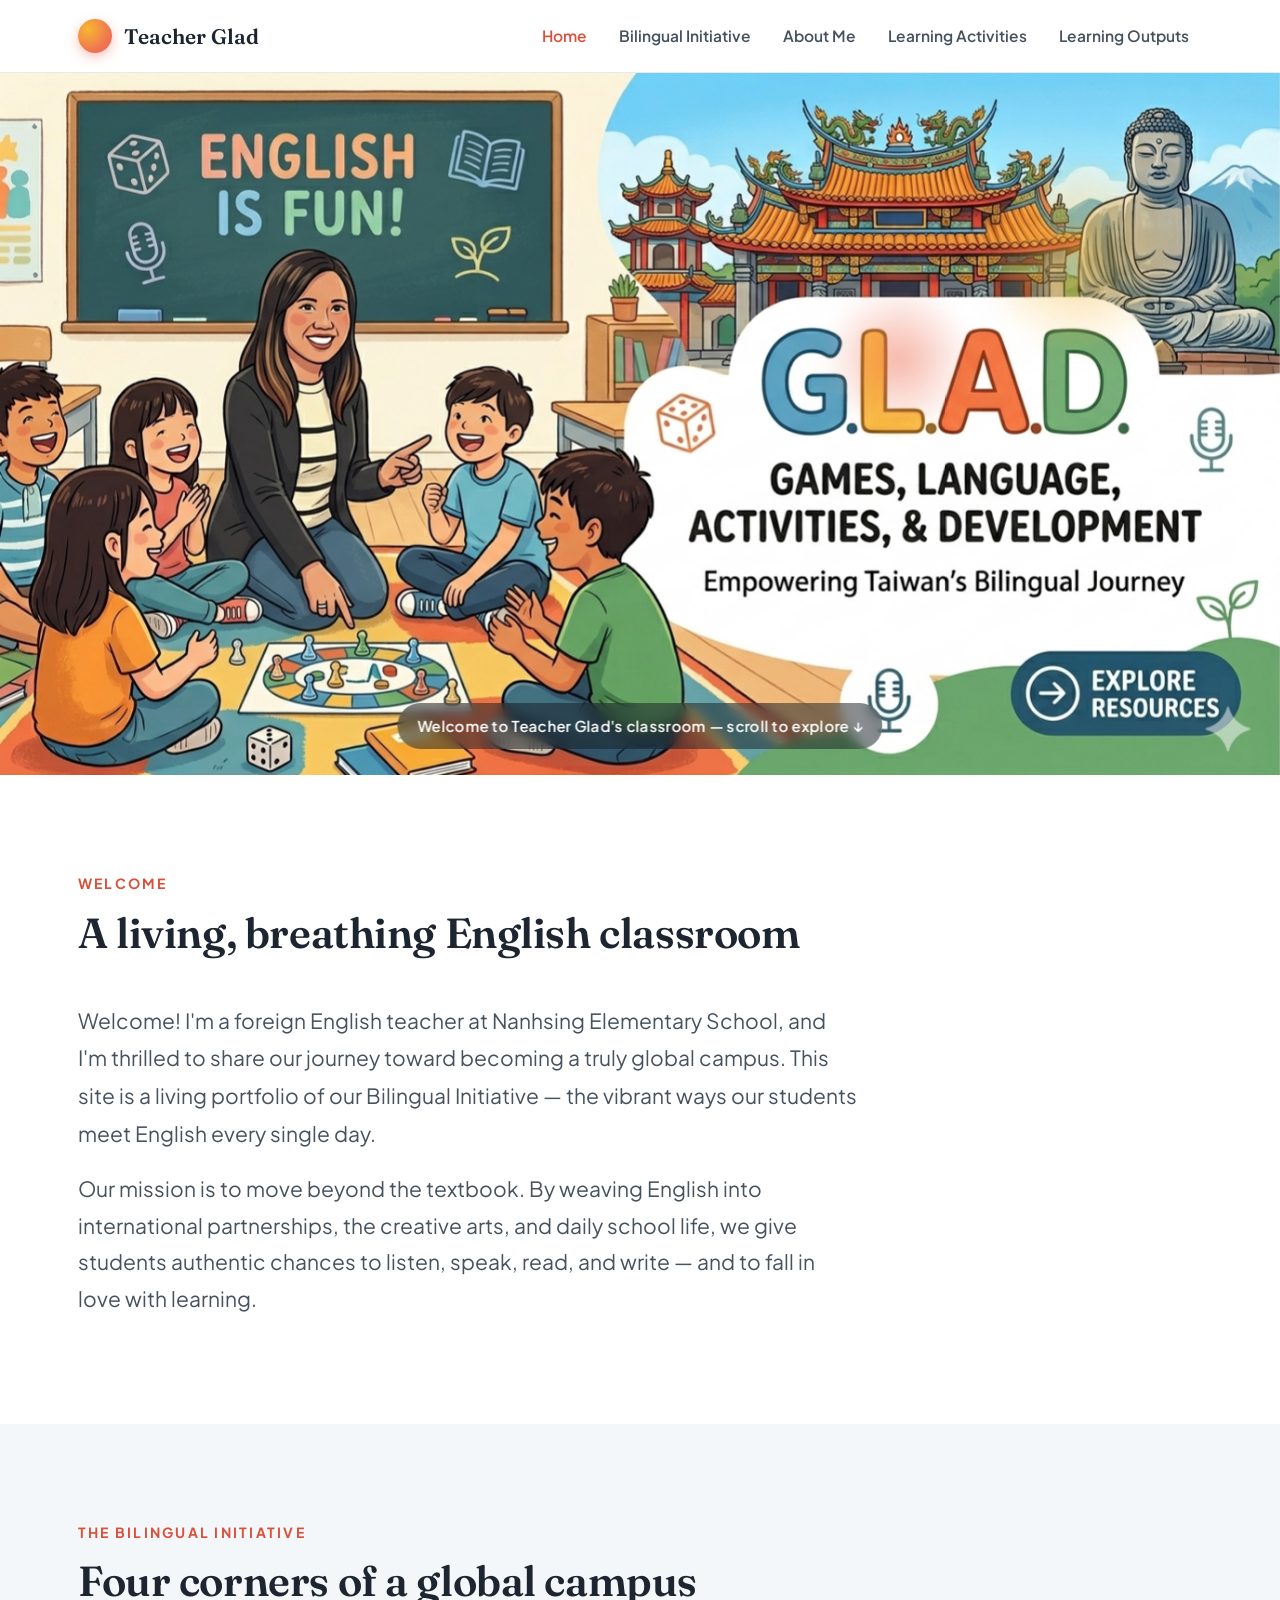
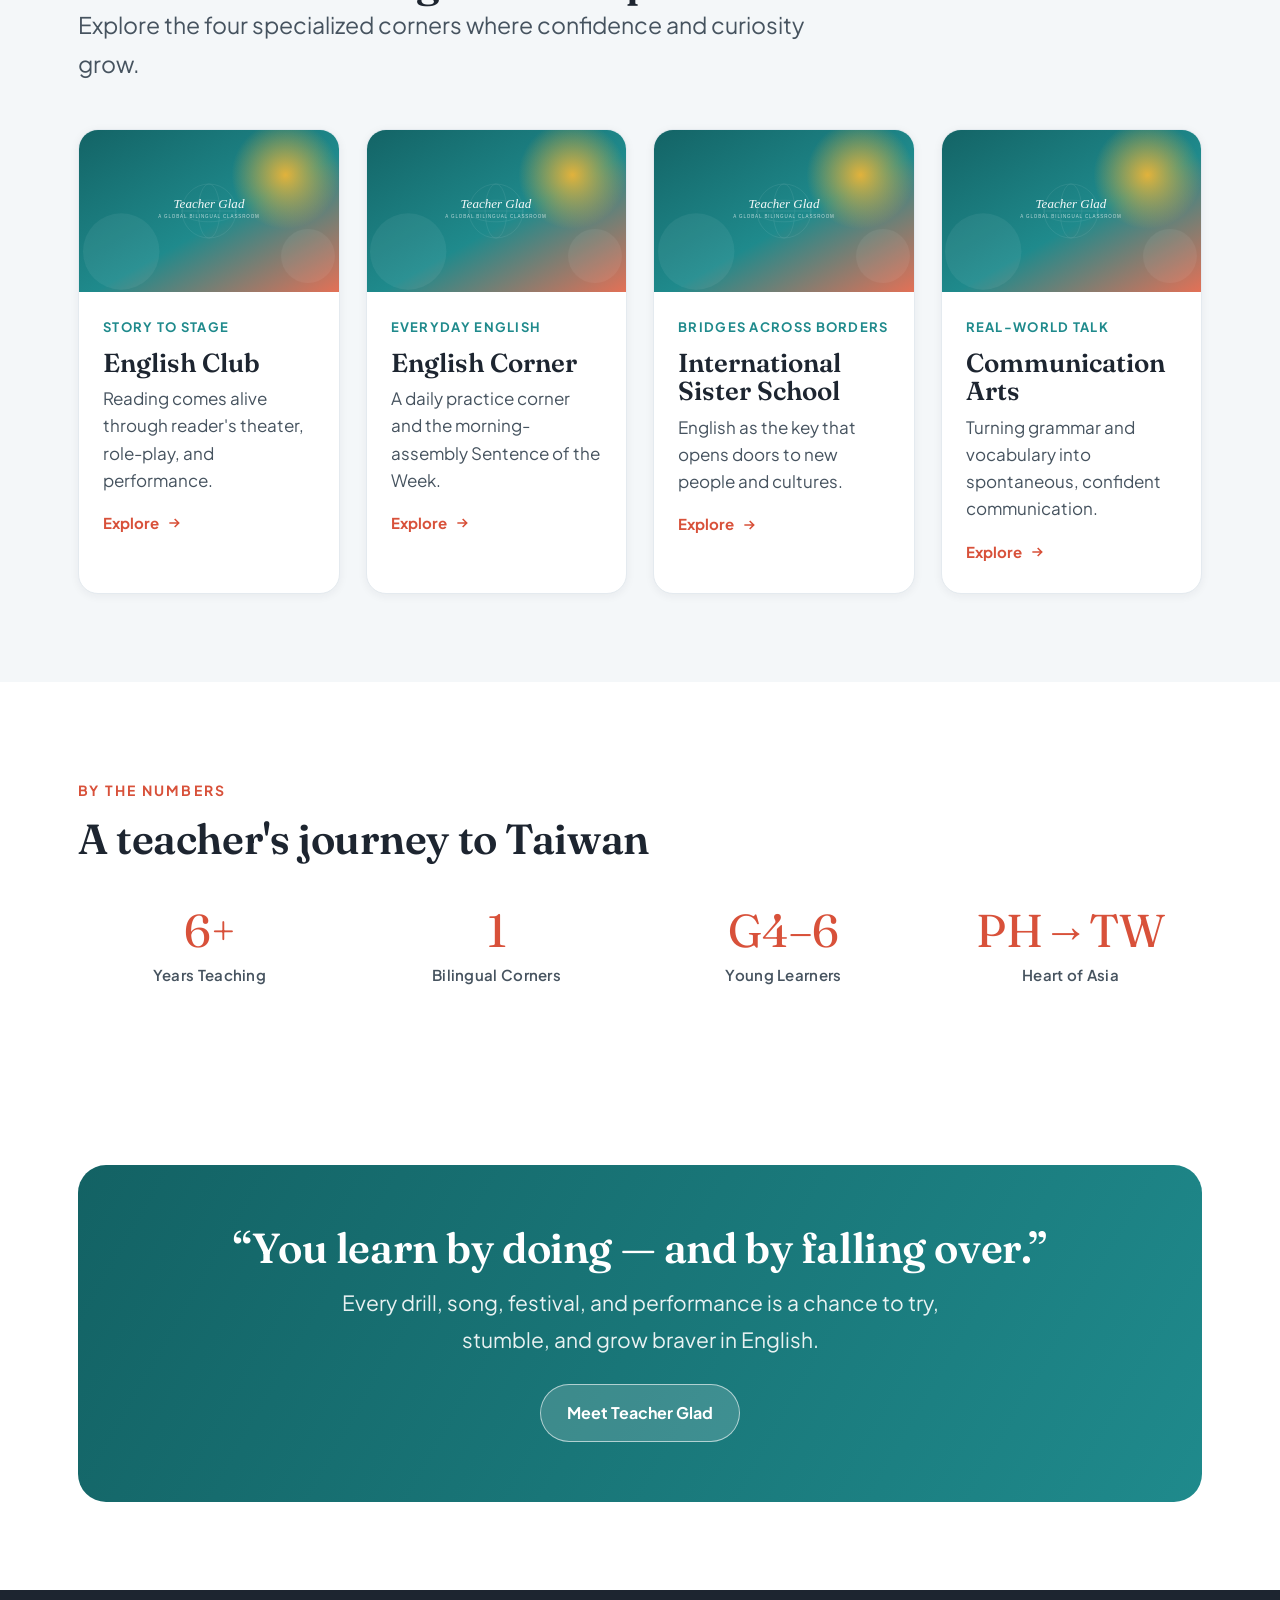
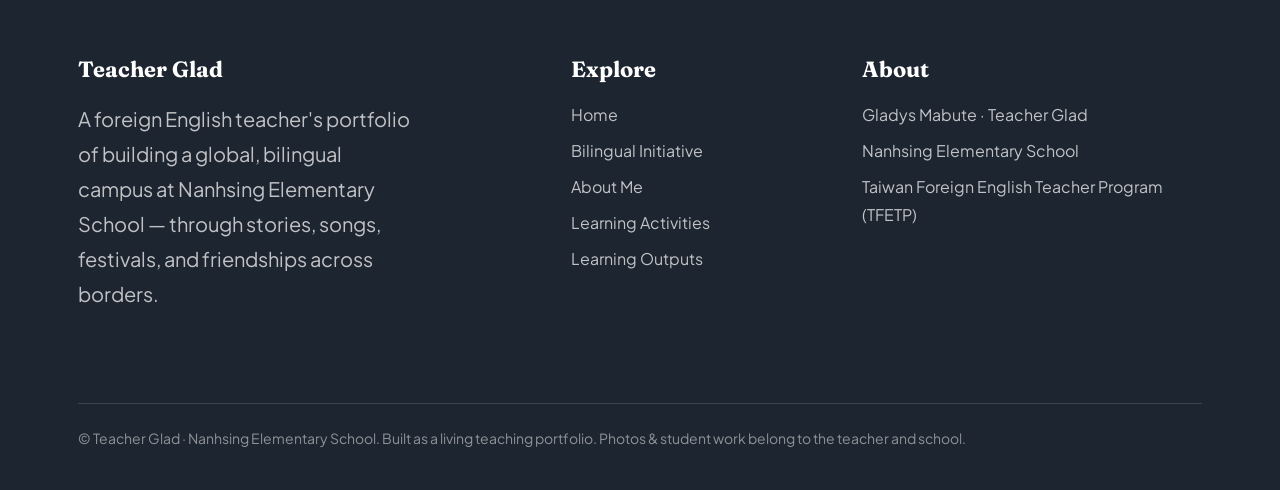
<file: index.html>
<!doctype html>
<html lang="en">
<head>
<meta charset="utf-8">
<meta name="viewport" content="width=device-width, initial-scale=1">
<title>Home · Teacher Glad</title>
<meta name="description" content="Teacher Glad — bilingual English teaching portfolio at Nanhsing Elementary School, Taiwan.">
<link rel="preconnect" href="https://fonts.googleapis.com">
<link rel="preconnect" href="https://fonts.gstatic.com" crossorigin>
<link href="https://fonts.googleapis.com/css2?family=Fraunces:ital,opsz,wght@0,9..144,500;0,9..144,600;1,9..144,500&family=Plus+Jakarta+Sans:wght@400;500;600;700;800&display=swap" rel="stylesheet">
<link rel="stylesheet" href="assets/css/style.css">
</head>
<body>
<header class="nav"><div class="nav-in">
  <a class="brand" href="index.html"><span class="dot"></span>Teacher Glad</a>
  <button class="nav-toggle" aria-label="Menu"><span></span><span></span><span></span></button>
  <nav class="nav-links"><a href="index.html" class="active">Home</a><a href="bilingual-initiative.html">Bilingual Initiative</a><a href="about-me.html">About Me</a><a href="learning-activities.html">Learning Activities</a><a href="learning-outputs.html">Learning Outputs</a></nav>
</div></header>

<section class="hero brand-hero">
  <div class="hero-bg"><img src="assets/img/01-home_001.jpg" alt="Teacher Glad — Games, Language, Activities &amp; Development"></div>
  <span class="orb a"></span><span class="orb b"></span>
  <div class="hero-cue">Welcome to Teacher Glad's classroom — scroll to explore ↓</div>
</section><section class=""><div class="wrap"><div class="section-head rvl"><span class="eyebrow">Welcome</span><h2>A living, breathing English classroom</h2></div><div class="prose rvl"><p class="lead">Welcome! I'm a foreign English teacher at Nanhsing Elementary School, and I'm thrilled to share our journey toward becoming a truly global campus. This site is a living portfolio of our Bilingual Initiative — the vibrant ways our students meet English every single day.</p></div><p class="rvl d1" style="font-size:21px;color:var(--ink-soft);max-width:780px">Our mission is to move beyond the textbook. By weaving English into international partnerships, the creative arts, and daily school life, we give students authentic chances to listen, speak, read, and write — and to fall in love with learning.</p></div></section><section class="tint"><div class="wrap"><div class="section-head rvl"><span class="eyebrow">The Bilingual Initiative</span><h2>Four corners of a global campus</h2><p class="lead rvl d1">Explore the four specialized corners where confidence and curiosity grow.</p></div><div class="grid g4"><a class="card link-card rvl" href="english-club.html">
  <div class="thumb"><img loading="lazy" src="assets/img/placeholder.svg" alt="English Club"></div>
  <div class="body"><span class="tag">Story to Stage</span><h3>English Club</h3><p>Reading comes alive through reader's theater, role-play, and performance.</p>
  <span class="more">Explore <svg width="16" height="16" viewBox="0 0 24 24" fill="none" stroke="currentColor" stroke-width="2.4"><path d="M5 12h14M13 6l6 6-6 6"/></svg></span></div>
</a><a class="card link-card rvl" href="english-corner.html">
  <div class="thumb"><img loading="lazy" src="assets/img/placeholder.svg" alt="English Corner"></div>
  <div class="body"><span class="tag">Everyday English</span><h3>English Corner</h3><p>A daily practice corner and the morning-assembly Sentence of the Week.</p>
  <span class="more">Explore <svg width="16" height="16" viewBox="0 0 24 24" fill="none" stroke="currentColor" stroke-width="2.4"><path d="M5 12h14M13 6l6 6-6 6"/></svg></span></div>
</a><a class="card link-card rvl" href="international-sister-school.html">
  <div class="thumb"><img loading="lazy" src="assets/img/placeholder.svg" alt="International Sister School"></div>
  <div class="body"><span class="tag">Bridges Across Borders</span><h3>International Sister School</h3><p>English as the key that opens doors to new people and cultures.</p>
  <span class="more">Explore <svg width="16" height="16" viewBox="0 0 24 24" fill="none" stroke="currentColor" stroke-width="2.4"><path d="M5 12h14M13 6l6 6-6 6"/></svg></span></div>
</a><a class="card link-card rvl" href="communication-arts.html">
  <div class="thumb"><img loading="lazy" src="assets/img/placeholder.svg" alt="Communication Arts"></div>
  <div class="body"><span class="tag">Real-World Talk</span><h3>Communication Arts</h3><p>Turning grammar and vocabulary into spontaneous, confident communication.</p>
  <span class="more">Explore <svg width="16" height="16" viewBox="0 0 24 24" fill="none" stroke="currentColor" stroke-width="2.4"><path d="M5 12h14M13 6l6 6-6 6"/></svg></span></div>
</a></div></div></section><section class=""><div class="wrap"><div class="section-head rvl"><span class="eyebrow">By the Numbers</span><h2>A teacher's journey to Taiwan</h2></div><div class="stats">
      <div class="stat rvl"><div class="n" data-to="13" data-suf="+">0</div><div class="l">Years Teaching</div></div>
      <div class="stat rvl d1"><div class="n" data-to="4">0</div><div class="l">Bilingual Corners</div></div>
      <div class="stat rvl d2"><div class="n">G4–6</div><div class="l">Young Learners</div></div>
      <div class="stat rvl d3"><div class="n">PH→TW</div><div class="l">Heart of Asia</div></div>
    </div></div></section><section><div class="wrap"><div class="band rvl"><h2>“You learn by doing — and by falling over.”</h2><p>Every drill, song, festival, and performance is a chance to try, stumble, and grow braver in English.</p><div class="btn-row" style="justify-content:center"><a class="btn ghost" href="about-me.html">Meet Teacher Glad</a></div></div></div></section>
<footer class="footer"><div class="wrap">
  <div class="col">
    <h4>Teacher Glad</h4>
    <p>A foreign English teacher's portfolio of building a global, bilingual campus at Nanhsing Elementary School — through stories, songs, festivals, and friendships across borders.</p>
  </div>
  <div class="col">
    <h4>Explore</h4>
    <div class="links"><a href="index.html">Home</a><a href="bilingual-initiative.html">Bilingual Initiative</a><a href="about-me.html">About Me</a><a href="learning-activities.html">Learning Activities</a><a href="learning-outputs.html">Learning Outputs</a></div>
  </div>
  <div class="col">
    <h4>About</h4>
    <div class="links">
      <span>Gladys Mabute · Teacher Glad</span>
      <span>Nanhsing Elementary School</span>
      <span>Taiwan Foreign English Teacher Program (TFETP)</span>
    </div>
  </div>
  <div class="fine">© Teacher Glad · Nanhsing Elementary School. Built as a living teaching portfolio. Photos &amp; student work belong to the teacher and school.</div>
</div></footer>
<script src="assets/js/motion.js"></script>
</body>
</html>
</file>
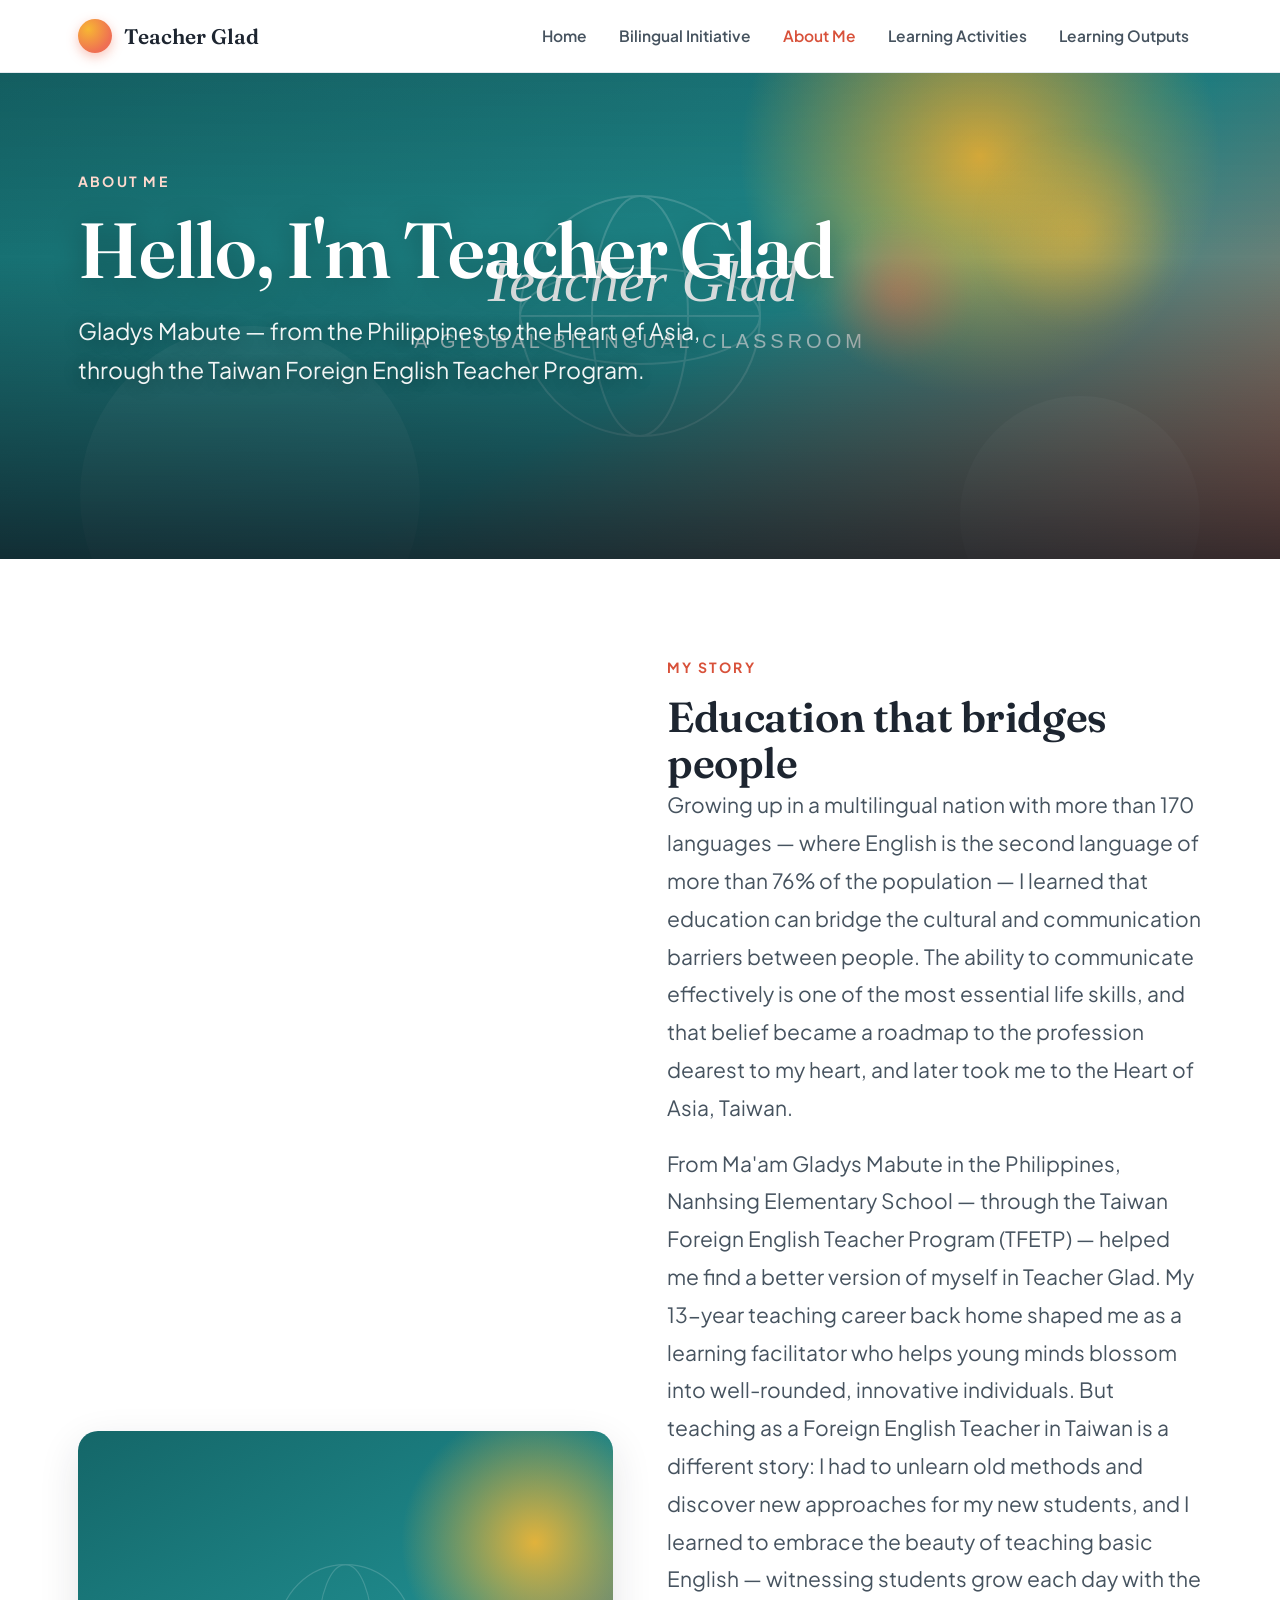
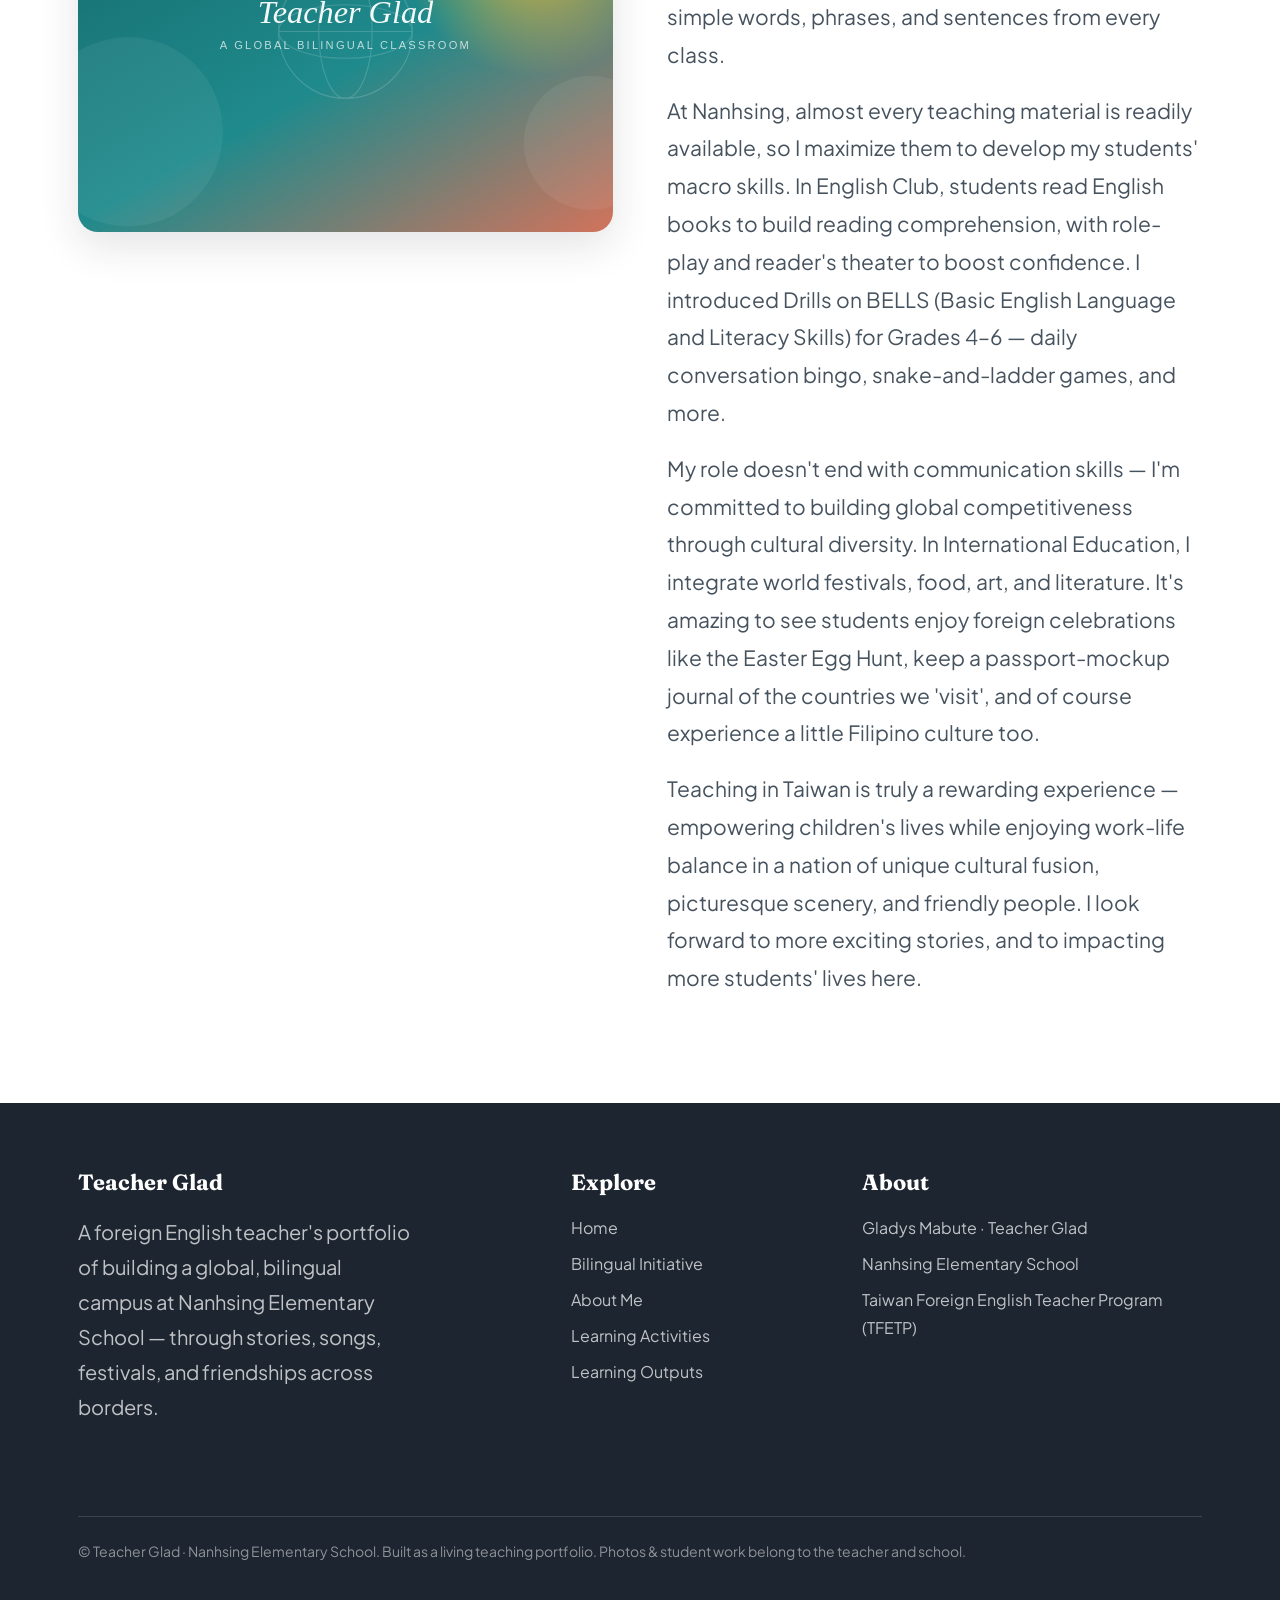
<file: about-me.html>
<!doctype html>
<html lang="en">
<head>
<meta charset="utf-8">
<meta name="viewport" content="width=device-width, initial-scale=1">
<title>About Me · Teacher Glad</title>
<meta name="description" content="Teacher Glad — bilingual English teaching portfolio at Nanhsing Elementary School, Taiwan.">
<link rel="preconnect" href="https://fonts.googleapis.com">
<link rel="preconnect" href="https://fonts.gstatic.com" crossorigin>
<link href="https://fonts.googleapis.com/css2?family=Fraunces:ital,opsz,wght@0,9..144,500;0,9..144,600;1,9..144,500&family=Plus+Jakarta+Sans:wght@400;500;600;700;800&display=swap" rel="stylesheet">
<link rel="stylesheet" href="assets/css/style.css">
</head>
<body>
<header class="nav"><div class="nav-in">
  <a class="brand" href="index.html"><span class="dot"></span>Teacher Glad</a>
  <button class="nav-toggle" aria-label="Menu"><span></span><span></span><span></span></button>
  <nav class="nav-links"><a href="index.html">Home</a><a href="bilingual-initiative.html">Bilingual Initiative</a><a href="about-me.html" class="active">About Me</a><a href="learning-activities.html">Learning Activities</a><a href="learning-outputs.html">Learning Outputs</a></nav>
</div></header>

<section class="hero short">
  <div class="hero-bg"><img src="assets/img/placeholder.svg" alt=""></div><span class="orb a"></span><span class="orb b"></span>
  <div class="hero-scrim"></div>
  <div class="hero-in">
    <span class="eyebrow rvl">About Me</span>
    <h1 class="rvl d1">Hello, I'm Teacher Glad</h1>
    <p class="lead rvl d2">Gladys Mabute — from the Philippines to the Heart of Asia, through the Taiwan Foreign English Teacher Program.</p>
  </div>
</section><section><div class="wrap"><div class="split"><div class="media rvl"><img loading="lazy" src="assets/img/placeholder.svg" alt="Teacher Glad"></div><div class="text"><span class="eyebrow rvl">My Story</span><h2 class="rvl">Education that bridges people</h2><div class="prose"><p class="rvl">Growing up in a multilingual nation with more than 170 languages — where English is the second language of more than 76% of the population — I learned that education can bridge the cultural and communication barriers between people. The ability to communicate effectively is one of the most essential life skills, and that belief became a roadmap to the profession dearest to my heart, and later took me to the Heart of Asia, Taiwan.</p><p class="rvl">From Ma'am Gladys Mabute in the Philippines, Nanhsing Elementary School — through the Taiwan Foreign English Teacher Program (TFETP) — helped me find a better version of myself in Teacher Glad. My 13-year teaching career back home shaped me as a learning facilitator who helps young minds blossom into well-rounded, innovative individuals. But teaching as a Foreign English Teacher in Taiwan is a different story: I had to unlearn old methods and discover new approaches for my new students, and I learned to embrace the beauty of teaching basic English — witnessing students grow each day with the simple words, phrases, and sentences from every class.</p><p class="rvl">At Nanhsing, almost every teaching material is readily available, so I maximize them to develop my students' macro skills. In English Club, students read English books to build reading comprehension, with role-play and reader's theater to boost confidence. I introduced Drills on BELLS (Basic English Language and Literacy Skills) for Grades 4–6 — daily conversation bingo, snake-and-ladder games, and more.</p><p class="rvl">My role doesn't end with communication skills — I'm committed to building global competitiveness through cultural diversity. In International Education, I integrate world festivals, food, art, and literature. It's amazing to see students enjoy foreign celebrations like the Easter Egg Hunt, keep a passport-mockup journal of the countries we 'visit', and of course experience a little Filipino culture too.</p><p class="rvl">Teaching in Taiwan is truly a rewarding experience — empowering children's lives while enjoying work-life balance in a nation of unique cultural fusion, picturesque scenery, and friendly people. I look forward to more exciting stories, and to impacting more students' lives here.</p></div></div></div></div></section>
<footer class="footer"><div class="wrap">
  <div class="col">
    <h4>Teacher Glad</h4>
    <p>A foreign English teacher's portfolio of building a global, bilingual campus at Nanhsing Elementary School — through stories, songs, festivals, and friendships across borders.</p>
  </div>
  <div class="col">
    <h4>Explore</h4>
    <div class="links"><a href="index.html">Home</a><a href="bilingual-initiative.html">Bilingual Initiative</a><a href="about-me.html">About Me</a><a href="learning-activities.html">Learning Activities</a><a href="learning-outputs.html">Learning Outputs</a></div>
  </div>
  <div class="col">
    <h4>About</h4>
    <div class="links">
      <span>Gladys Mabute · Teacher Glad</span>
      <span>Nanhsing Elementary School</span>
      <span>Taiwan Foreign English Teacher Program (TFETP)</span>
    </div>
  </div>
  <div class="fine">© Teacher Glad · Nanhsing Elementary School. Built as a living teaching portfolio. Photos &amp; student work belong to the teacher and school.</div>
</div></footer>
<script src="assets/js/motion.js"></script>
</body>
</html>
</file>
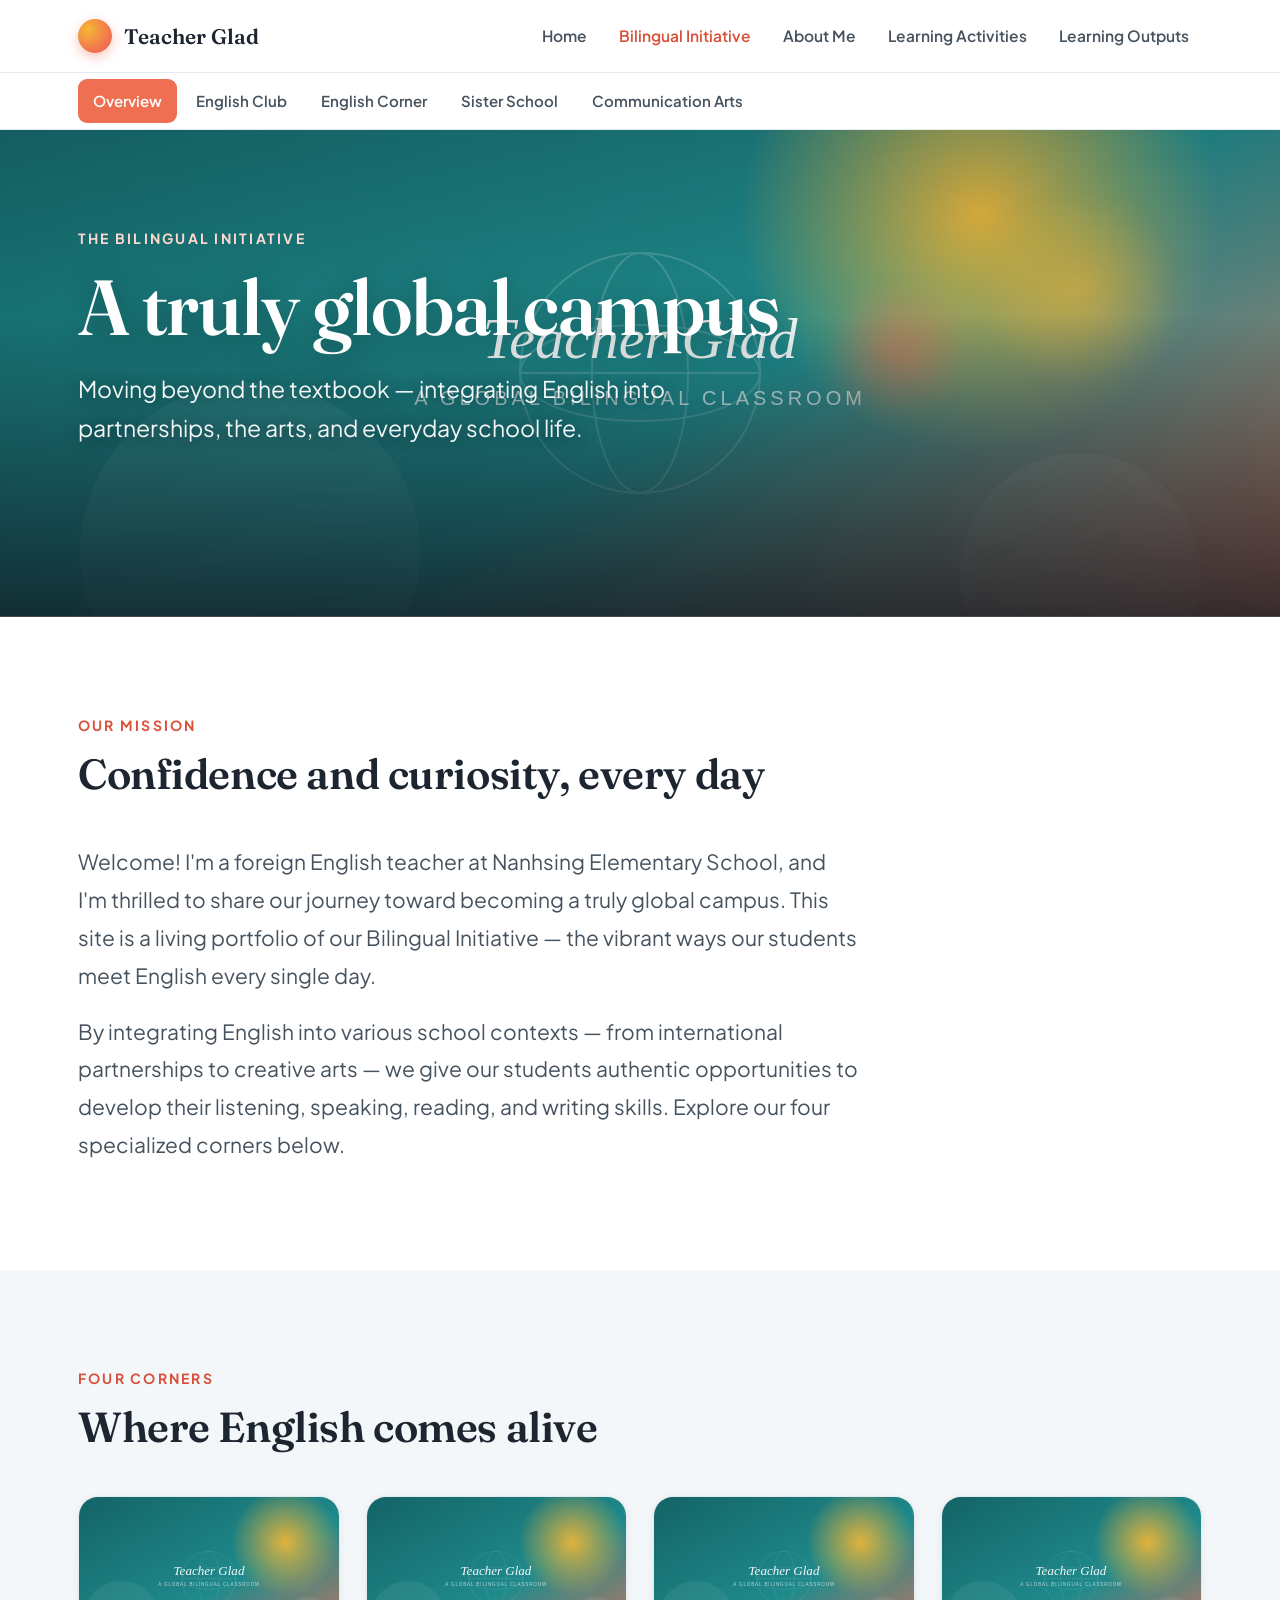
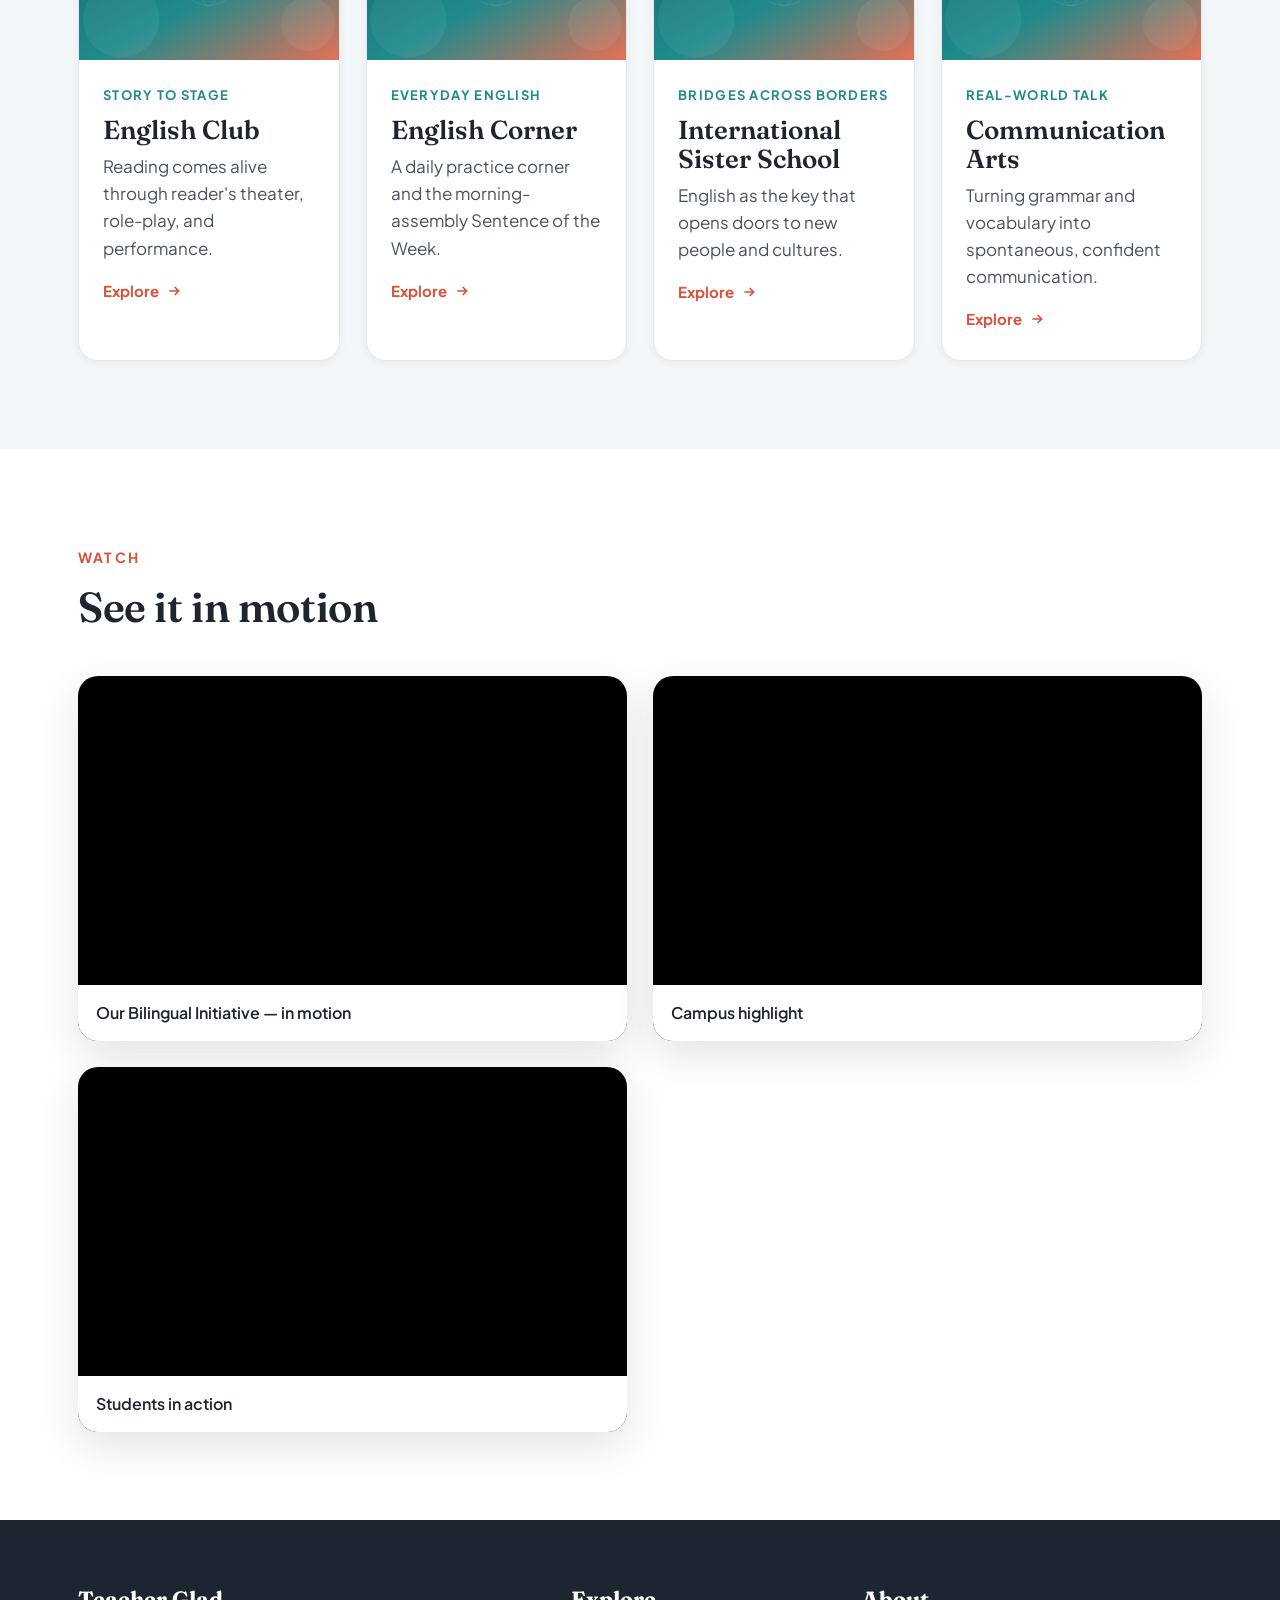
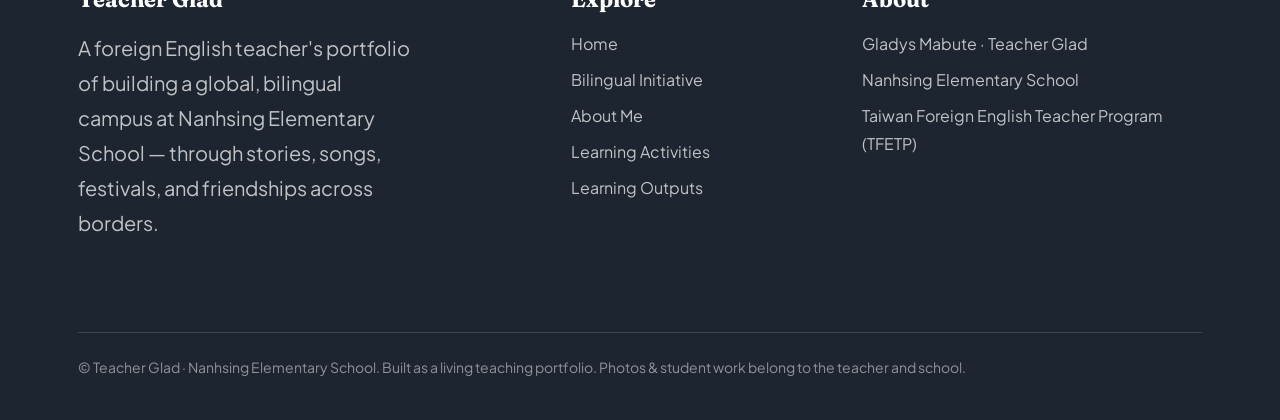
<file: bilingual-initiative.html>
<!doctype html>
<html lang="en">
<head>
<meta charset="utf-8">
<meta name="viewport" content="width=device-width, initial-scale=1">
<title>Bilingual Initiative · Teacher Glad</title>
<meta name="description" content="Teacher Glad — bilingual English teaching portfolio at Nanhsing Elementary School, Taiwan.">
<link rel="preconnect" href="https://fonts.googleapis.com">
<link rel="preconnect" href="https://fonts.gstatic.com" crossorigin>
<link href="https://fonts.googleapis.com/css2?family=Fraunces:ital,opsz,wght@0,9..144,500;0,9..144,600;1,9..144,500&family=Plus+Jakarta+Sans:wght@400;500;600;700;800&display=swap" rel="stylesheet">
<link rel="stylesheet" href="assets/css/style.css">
</head>
<body>
<header class="nav"><div class="nav-in">
  <a class="brand" href="index.html"><span class="dot"></span>Teacher Glad</a>
  <button class="nav-toggle" aria-label="Menu"><span></span><span></span><span></span></button>
  <nav class="nav-links"><a href="index.html">Home</a><a href="bilingual-initiative.html" class="active">Bilingual Initiative</a><a href="about-me.html">About Me</a><a href="learning-activities.html">Learning Activities</a><a href="learning-outputs.html">Learning Outputs</a></nav>
</div></header>
<div class="subnav"><div class="wrap"><div class="subnav-in"><a href="bilingual-initiative.html" class="active">Overview</a><a href="english-club.html">English Club</a><a href="english-corner.html">English Corner</a><a href="international-sister-school.html">Sister School</a><a href="communication-arts.html">Communication Arts</a></div></div></div>
<section class="hero short">
  <div class="hero-bg"><img src="assets/img/placeholder.svg" alt=""></div><span class="orb a"></span><span class="orb b"></span>
  <div class="hero-scrim"></div>
  <div class="hero-in">
    <span class="eyebrow rvl">The Bilingual Initiative</span>
    <h1 class="rvl d1">A truly global campus</h1>
    <p class="lead rvl d2">Moving beyond the textbook — integrating English into partnerships, the arts, and everyday school life.</p>
  </div>
</section><section class=""><div class="wrap"><div class="section-head rvl"><span class="eyebrow">Our Mission</span><h2>Confidence and curiosity, every day</h2></div><div class="prose rvl"><p class="lead">Welcome! I'm a foreign English teacher at Nanhsing Elementary School, and I'm thrilled to share our journey toward becoming a truly global campus. This site is a living portfolio of our Bilingual Initiative — the vibrant ways our students meet English every single day.</p><p>By integrating English into various school contexts — from international partnerships to creative arts — we give our students authentic opportunities to develop their listening, speaking, reading, and writing skills. Explore our four specialized corners below.</p></div></div></section><section class="tint"><div class="wrap"><div class="section-head rvl"><span class="eyebrow">Four Corners</span><h2>Where English comes alive</h2></div><div class="grid g4"><a class="card link-card rvl" href="english-club.html">
  <div class="thumb"><img loading="lazy" src="assets/img/placeholder.svg" alt="English Club"></div>
  <div class="body"><span class="tag">Story to Stage</span><h3>English Club</h3><p>Reading comes alive through reader's theater, role-play, and performance.</p>
  <span class="more">Explore <svg width="16" height="16" viewBox="0 0 24 24" fill="none" stroke="currentColor" stroke-width="2.4"><path d="M5 12h14M13 6l6 6-6 6"/></svg></span></div>
</a><a class="card link-card rvl" href="english-corner.html">
  <div class="thumb"><img loading="lazy" src="assets/img/placeholder.svg" alt="English Corner"></div>
  <div class="body"><span class="tag">Everyday English</span><h3>English Corner</h3><p>A daily practice corner and the morning-assembly Sentence of the Week.</p>
  <span class="more">Explore <svg width="16" height="16" viewBox="0 0 24 24" fill="none" stroke="currentColor" stroke-width="2.4"><path d="M5 12h14M13 6l6 6-6 6"/></svg></span></div>
</a><a class="card link-card rvl" href="international-sister-school.html">
  <div class="thumb"><img loading="lazy" src="assets/img/placeholder.svg" alt="International Sister School"></div>
  <div class="body"><span class="tag">Bridges Across Borders</span><h3>International Sister School</h3><p>English as the key that opens doors to new people and cultures.</p>
  <span class="more">Explore <svg width="16" height="16" viewBox="0 0 24 24" fill="none" stroke="currentColor" stroke-width="2.4"><path d="M5 12h14M13 6l6 6-6 6"/></svg></span></div>
</a><a class="card link-card rvl" href="communication-arts.html">
  <div class="thumb"><img loading="lazy" src="assets/img/placeholder.svg" alt="Communication Arts"></div>
  <div class="body"><span class="tag">Real-World Talk</span><h3>Communication Arts</h3><p>Turning grammar and vocabulary into spontaneous, confident communication.</p>
  <span class="more">Explore <svg width="16" height="16" viewBox="0 0 24 24" fill="none" stroke="currentColor" stroke-width="2.4"><path d="M5 12h14M13 6l6 6-6 6"/></svg></span></div>
</a></div></div></section><section class=""><div class="wrap"><div class="section-head rvl"><span class="eyebrow">Watch</span><h2>See it in motion</h2></div><div class="video-grid"><div class="video rvl"><iframe loading="lazy" src="https://www.youtube.com/embed/ysQEfmGlHGI" allow="autoplay; fullscreen" allowfullscreen></iframe><div class="cap">Our Bilingual Initiative — in motion</div></div><div class="video rvl"><iframe loading="lazy" src="https://drive.google.com/file/d/1X__0bmU6zgD7Z3qzQiIv6qblhjZW21Yr/preview" allow="autoplay; fullscreen" allowfullscreen></iframe><div class="cap">Campus highlight</div></div><div class="video rvl"><iframe loading="lazy" src="https://drive.google.com/file/d/1yRppSUxExk5p-uEkZb9079EeNE-A1hSE/preview" allow="autoplay; fullscreen" allowfullscreen></iframe><div class="cap">Students in action</div></div></div></div></section>
<footer class="footer"><div class="wrap">
  <div class="col">
    <h4>Teacher Glad</h4>
    <p>A foreign English teacher's portfolio of building a global, bilingual campus at Nanhsing Elementary School — through stories, songs, festivals, and friendships across borders.</p>
  </div>
  <div class="col">
    <h4>Explore</h4>
    <div class="links"><a href="index.html">Home</a><a href="bilingual-initiative.html">Bilingual Initiative</a><a href="about-me.html">About Me</a><a href="learning-activities.html">Learning Activities</a><a href="learning-outputs.html">Learning Outputs</a></div>
  </div>
  <div class="col">
    <h4>About</h4>
    <div class="links">
      <span>Gladys Mabute · Teacher Glad</span>
      <span>Nanhsing Elementary School</span>
      <span>Taiwan Foreign English Teacher Program (TFETP)</span>
    </div>
  </div>
  <div class="fine">© Teacher Glad · Nanhsing Elementary School. Built as a living teaching portfolio. Photos &amp; student work belong to the teacher and school.</div>
</div></footer>
<script src="assets/js/motion.js"></script>
</body>
</html>
</file>
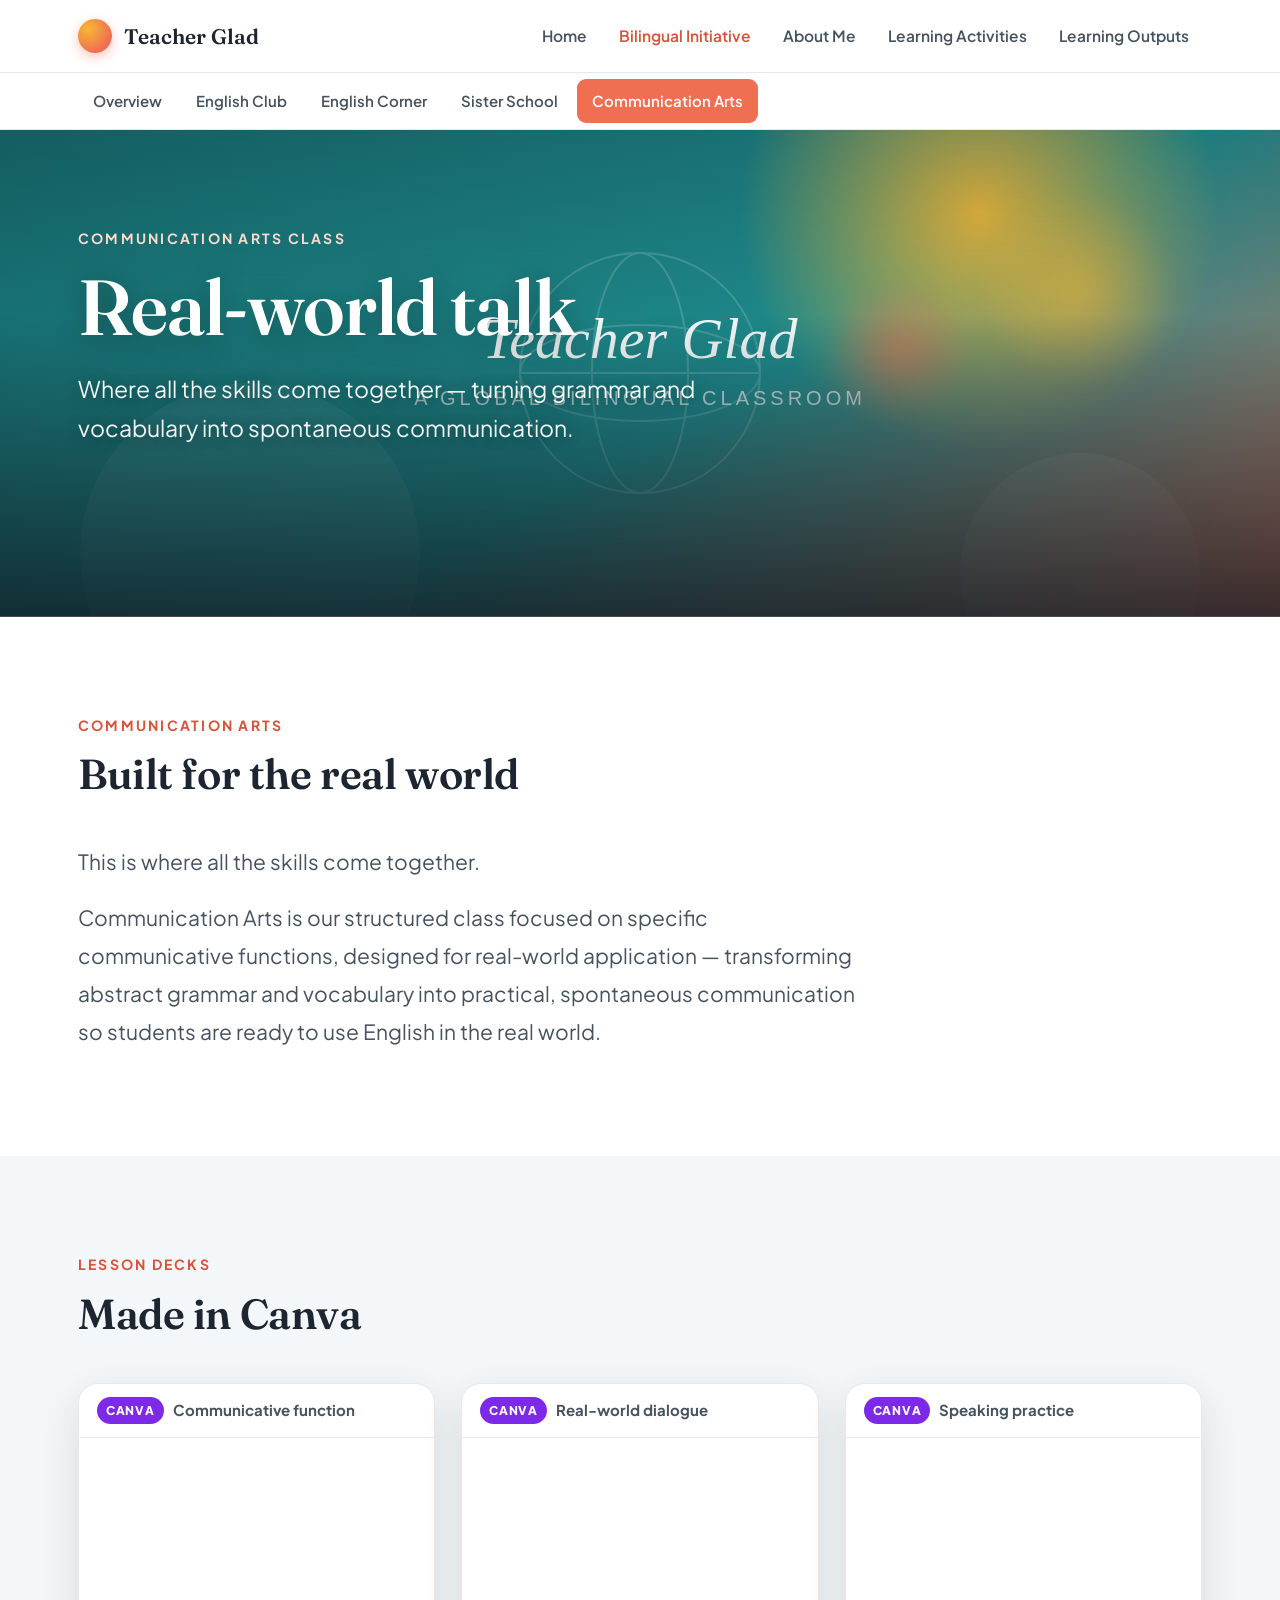
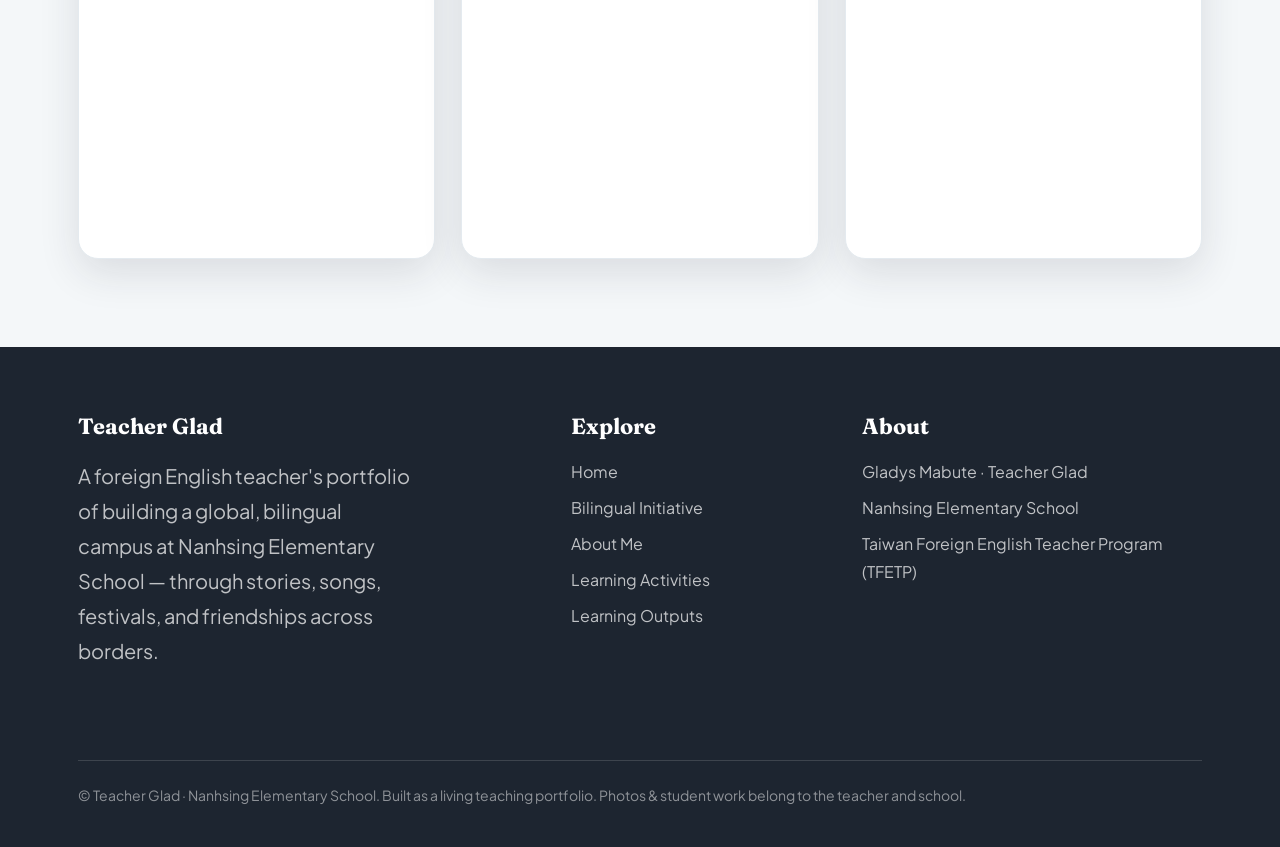
<file: communication-arts.html>
<!doctype html>
<html lang="en">
<head>
<meta charset="utf-8">
<meta name="viewport" content="width=device-width, initial-scale=1">
<title>Communication Arts · Teacher Glad</title>
<meta name="description" content="Teacher Glad — bilingual English teaching portfolio at Nanhsing Elementary School, Taiwan.">
<link rel="preconnect" href="https://fonts.googleapis.com">
<link rel="preconnect" href="https://fonts.gstatic.com" crossorigin>
<link href="https://fonts.googleapis.com/css2?family=Fraunces:ital,opsz,wght@0,9..144,500;0,9..144,600;1,9..144,500&family=Plus+Jakarta+Sans:wght@400;500;600;700;800&display=swap" rel="stylesheet">
<link rel="stylesheet" href="assets/css/style.css">
</head>
<body>
<header class="nav"><div class="nav-in">
  <a class="brand" href="index.html"><span class="dot"></span>Teacher Glad</a>
  <button class="nav-toggle" aria-label="Menu"><span></span><span></span><span></span></button>
  <nav class="nav-links"><a href="index.html">Home</a><a href="bilingual-initiative.html" class="active">Bilingual Initiative</a><a href="about-me.html">About Me</a><a href="learning-activities.html">Learning Activities</a><a href="learning-outputs.html">Learning Outputs</a></nav>
</div></header>
<div class="subnav"><div class="wrap"><div class="subnav-in"><a href="bilingual-initiative.html">Overview</a><a href="english-club.html">English Club</a><a href="english-corner.html">English Corner</a><a href="international-sister-school.html">Sister School</a><a href="communication-arts.html" class="active">Communication Arts</a></div></div></div>
<section class="hero short">
  <div class="hero-bg"><img src="assets/img/placeholder.svg" alt=""></div><span class="orb a"></span><span class="orb b"></span>
  <div class="hero-scrim"></div>
  <div class="hero-in">
    <span class="eyebrow rvl">Communication Arts Class</span>
    <h1 class="rvl d1">Real-world talk</h1>
    <p class="lead rvl d2">Where all the skills come together — turning grammar and vocabulary into spontaneous communication.</p>
  </div>
</section><section class=""><div class="wrap"><div class="section-head rvl"><span class="eyebrow">Communication Arts</span><h2>Built for the real world</h2></div><div class="prose rvl"><p class="lead">This is where all the skills come together.</p><p>Communication Arts is our structured class focused on specific communicative functions, designed for real-world application — transforming abstract grammar and vocabulary into practical, spontaneous communication so students are ready to use English in the real world.</p></div></div></section><section class="tint"><div class="wrap"><div class="section-head rvl"><span class="eyebrow">Lesson Decks</span><h2>Made in Canva</h2></div><div class="grid g3"><div class="embed rvl"><div class="cap"><span class="pill canva">Canva</span>Communicative function</div><iframe loading="lazy" src="https://www.canva.com/design/DAGx-6aFtpU/45EP_jPiryrZwEjWchsA9g/view?embed" style="min-height:420px" allowfullscreen></iframe></div><div class="embed rvl"><div class="cap"><span class="pill canva">Canva</span>Real-world dialogue</div><iframe loading="lazy" src="https://www.canva.com/design/DAHI9ccHQIM/fzN9mAwA6LdJr1ha55KYTg/view?embed" style="min-height:420px" allowfullscreen></iframe></div><div class="embed rvl"><div class="cap"><span class="pill canva">Canva</span>Speaking practice</div><iframe loading="lazy" src="https://www.canva.com/design/DAHI9nzGhDU/aMzZjRpmZU2qq2nPbC9Obg/view?embed" style="min-height:420px" allowfullscreen></iframe></div></div></div></section>
<footer class="footer"><div class="wrap">
  <div class="col">
    <h4>Teacher Glad</h4>
    <p>A foreign English teacher's portfolio of building a global, bilingual campus at Nanhsing Elementary School — through stories, songs, festivals, and friendships across borders.</p>
  </div>
  <div class="col">
    <h4>Explore</h4>
    <div class="links"><a href="index.html">Home</a><a href="bilingual-initiative.html">Bilingual Initiative</a><a href="about-me.html">About Me</a><a href="learning-activities.html">Learning Activities</a><a href="learning-outputs.html">Learning Outputs</a></div>
  </div>
  <div class="col">
    <h4>About</h4>
    <div class="links">
      <span>Gladys Mabute · Teacher Glad</span>
      <span>Nanhsing Elementary School</span>
      <span>Taiwan Foreign English Teacher Program (TFETP)</span>
    </div>
  </div>
  <div class="fine">© Teacher Glad · Nanhsing Elementary School. Built as a living teaching portfolio. Photos &amp; student work belong to the teacher and school.</div>
</div></footer>
<script src="assets/js/motion.js"></script>
</body>
</html>
</file>
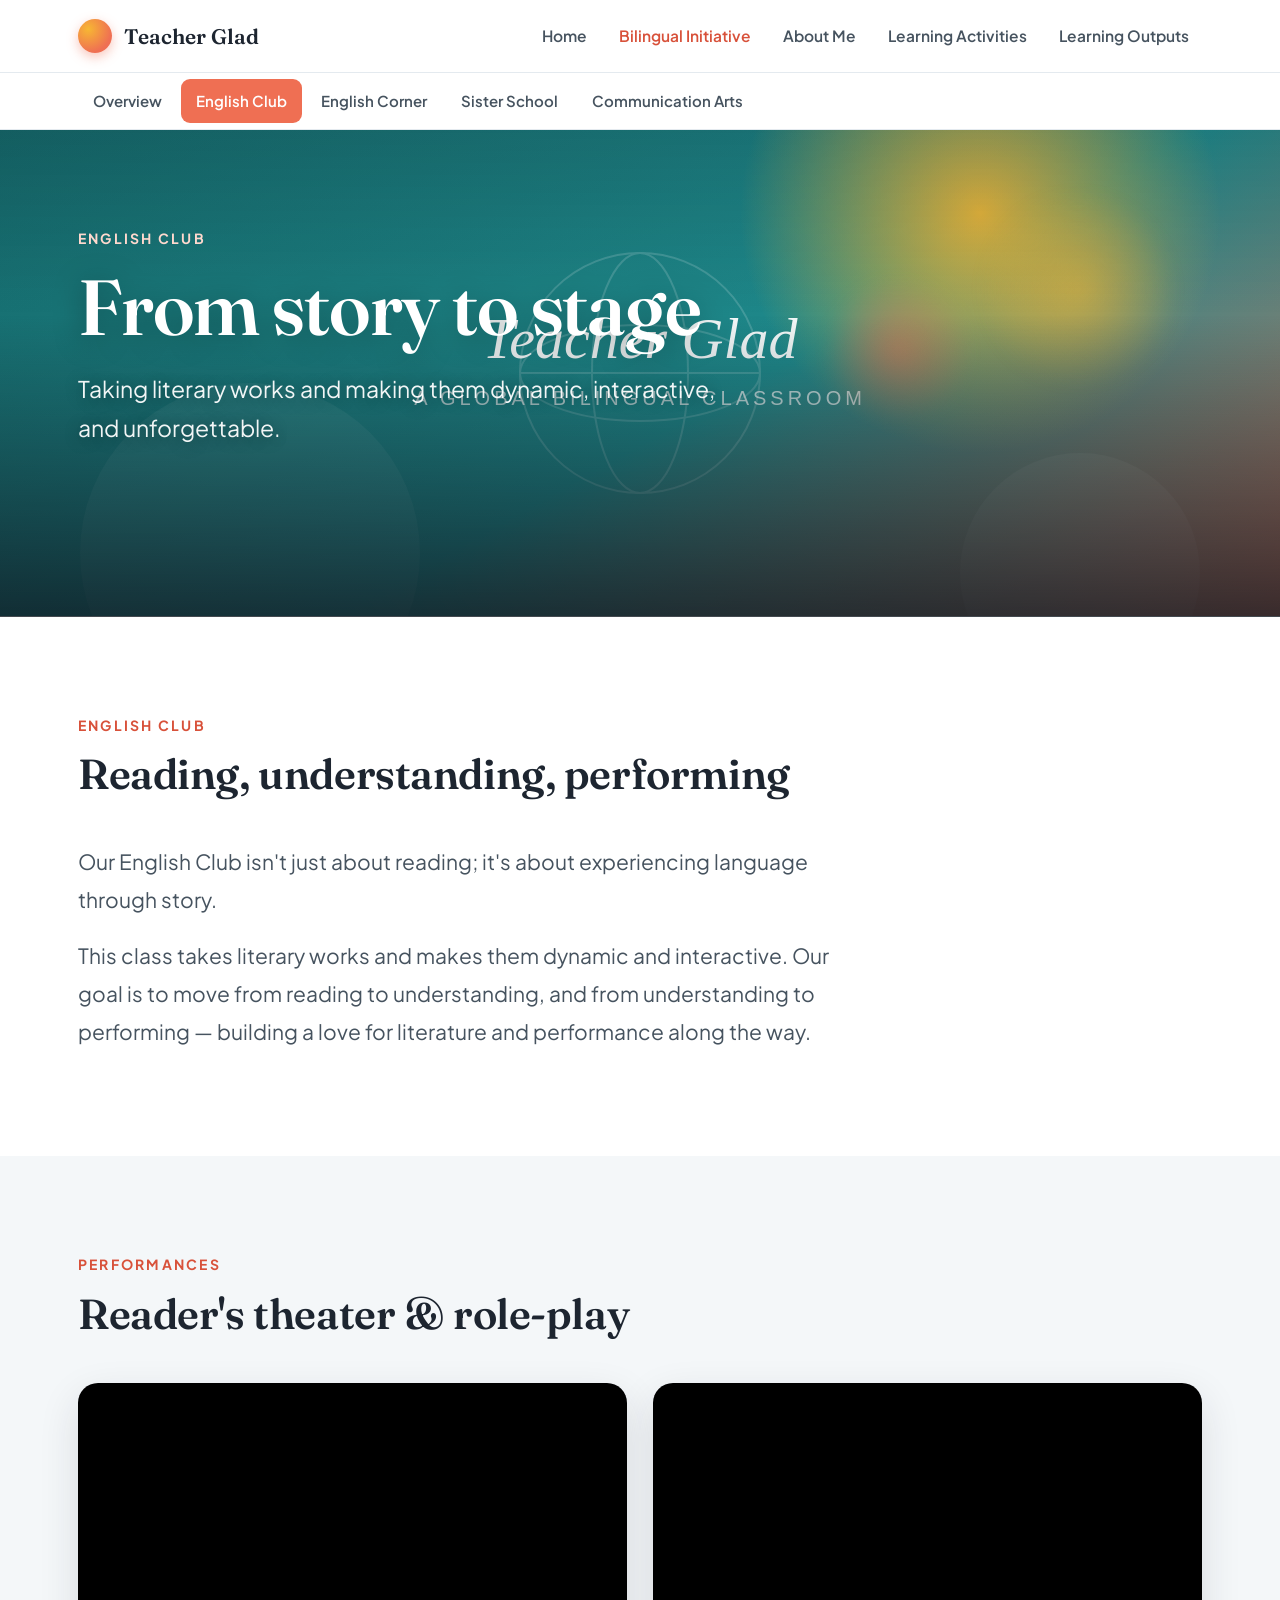
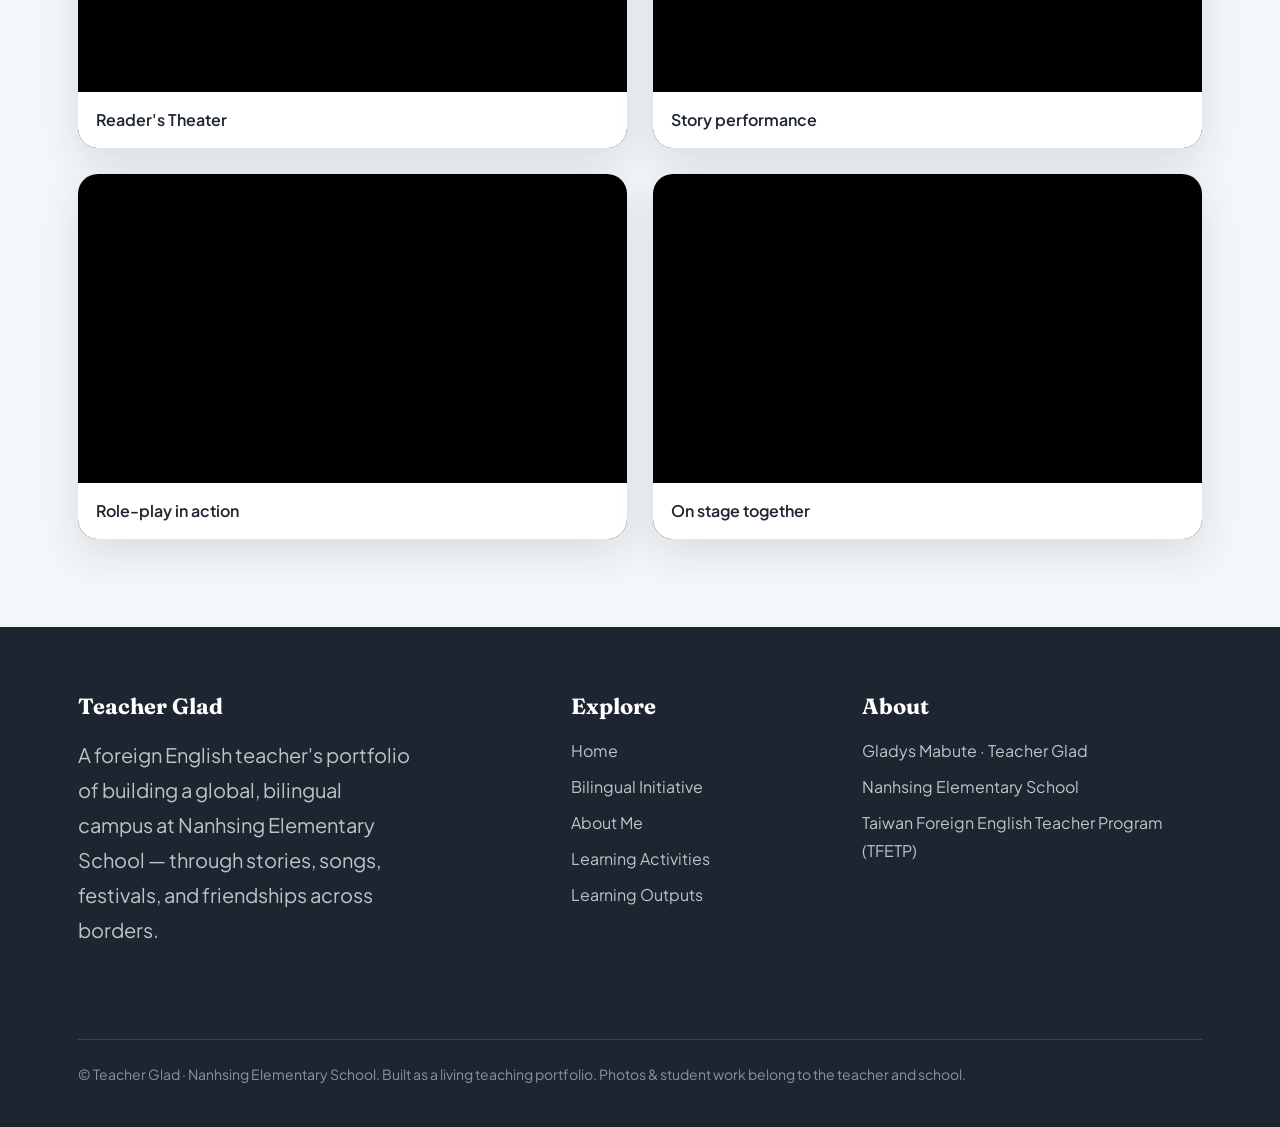
<file: english-club.html>
<!doctype html>
<html lang="en">
<head>
<meta charset="utf-8">
<meta name="viewport" content="width=device-width, initial-scale=1">
<title>English Club · Teacher Glad</title>
<meta name="description" content="Teacher Glad — bilingual English teaching portfolio at Nanhsing Elementary School, Taiwan.">
<link rel="preconnect" href="https://fonts.googleapis.com">
<link rel="preconnect" href="https://fonts.gstatic.com" crossorigin>
<link href="https://fonts.googleapis.com/css2?family=Fraunces:ital,opsz,wght@0,9..144,500;0,9..144,600;1,9..144,500&family=Plus+Jakarta+Sans:wght@400;500;600;700;800&display=swap" rel="stylesheet">
<link rel="stylesheet" href="assets/css/style.css">
</head>
<body>
<header class="nav"><div class="nav-in">
  <a class="brand" href="index.html"><span class="dot"></span>Teacher Glad</a>
  <button class="nav-toggle" aria-label="Menu"><span></span><span></span><span></span></button>
  <nav class="nav-links"><a href="index.html">Home</a><a href="bilingual-initiative.html" class="active">Bilingual Initiative</a><a href="about-me.html">About Me</a><a href="learning-activities.html">Learning Activities</a><a href="learning-outputs.html">Learning Outputs</a></nav>
</div></header>
<div class="subnav"><div class="wrap"><div class="subnav-in"><a href="bilingual-initiative.html">Overview</a><a href="english-club.html" class="active">English Club</a><a href="english-corner.html">English Corner</a><a href="international-sister-school.html">Sister School</a><a href="communication-arts.html">Communication Arts</a></div></div></div>
<section class="hero short">
  <div class="hero-bg"><img src="assets/img/placeholder.svg" alt=""></div><span class="orb a"></span><span class="orb b"></span>
  <div class="hero-scrim"></div>
  <div class="hero-in">
    <span class="eyebrow rvl">English Club</span>
    <h1 class="rvl d1">From story to stage</h1>
    <p class="lead rvl d2">Taking literary works and making them dynamic, interactive, and unforgettable.</p>
  </div>
</section><section class=""><div class="wrap"><div class="section-head rvl"><span class="eyebrow">English Club</span><h2>Reading, understanding, performing</h2></div><div class="prose rvl"><p class="lead">Our English Club isn't just about reading; it's about experiencing language through story.</p><p>This class takes literary works and makes them dynamic and interactive. Our goal is to move from reading to understanding, and from understanding to performing — building a love for literature and performance along the way.</p></div></div></section><section class="tint"><div class="wrap"><div class="section-head rvl"><span class="eyebrow">Performances</span><h2>Reader's theater & role-play</h2></div><div class="video-grid"><div class="video rvl"><iframe loading="lazy" src="https://drive.google.com/file/d/1lfs3yu-xrctjTwDl8mXV92U1q3Znqora/preview" allow="autoplay; fullscreen" allowfullscreen></iframe><div class="cap">Reader's Theater</div></div><div class="video rvl"><iframe loading="lazy" src="https://drive.google.com/file/d/19mlmpfr6kDmvO7edqBqhRmM22jOL7eF0/preview" allow="autoplay; fullscreen" allowfullscreen></iframe><div class="cap">Story performance</div></div><div class="video rvl"><iframe loading="lazy" src="https://drive.google.com/file/d/11K7O7Sdexl3SYQxHGSmdUPoMtzMTcShL/preview" allow="autoplay; fullscreen" allowfullscreen></iframe><div class="cap">Role-play in action</div></div><div class="video rvl"><iframe loading="lazy" src="https://drive.google.com/file/d/1uv27WgA6HX-S9AAcI8gwnGCUSYa2y9iw/preview" allow="autoplay; fullscreen" allowfullscreen></iframe><div class="cap">On stage together</div></div></div></div></section>
<footer class="footer"><div class="wrap">
  <div class="col">
    <h4>Teacher Glad</h4>
    <p>A foreign English teacher's portfolio of building a global, bilingual campus at Nanhsing Elementary School — through stories, songs, festivals, and friendships across borders.</p>
  </div>
  <div class="col">
    <h4>Explore</h4>
    <div class="links"><a href="index.html">Home</a><a href="bilingual-initiative.html">Bilingual Initiative</a><a href="about-me.html">About Me</a><a href="learning-activities.html">Learning Activities</a><a href="learning-outputs.html">Learning Outputs</a></div>
  </div>
  <div class="col">
    <h4>About</h4>
    <div class="links">
      <span>Gladys Mabute · Teacher Glad</span>
      <span>Nanhsing Elementary School</span>
      <span>Taiwan Foreign English Teacher Program (TFETP)</span>
    </div>
  </div>
  <div class="fine">© Teacher Glad · Nanhsing Elementary School. Built as a living teaching portfolio. Photos &amp; student work belong to the teacher and school.</div>
</div></footer>
<script src="assets/js/motion.js"></script>
</body>
</html>
</file>
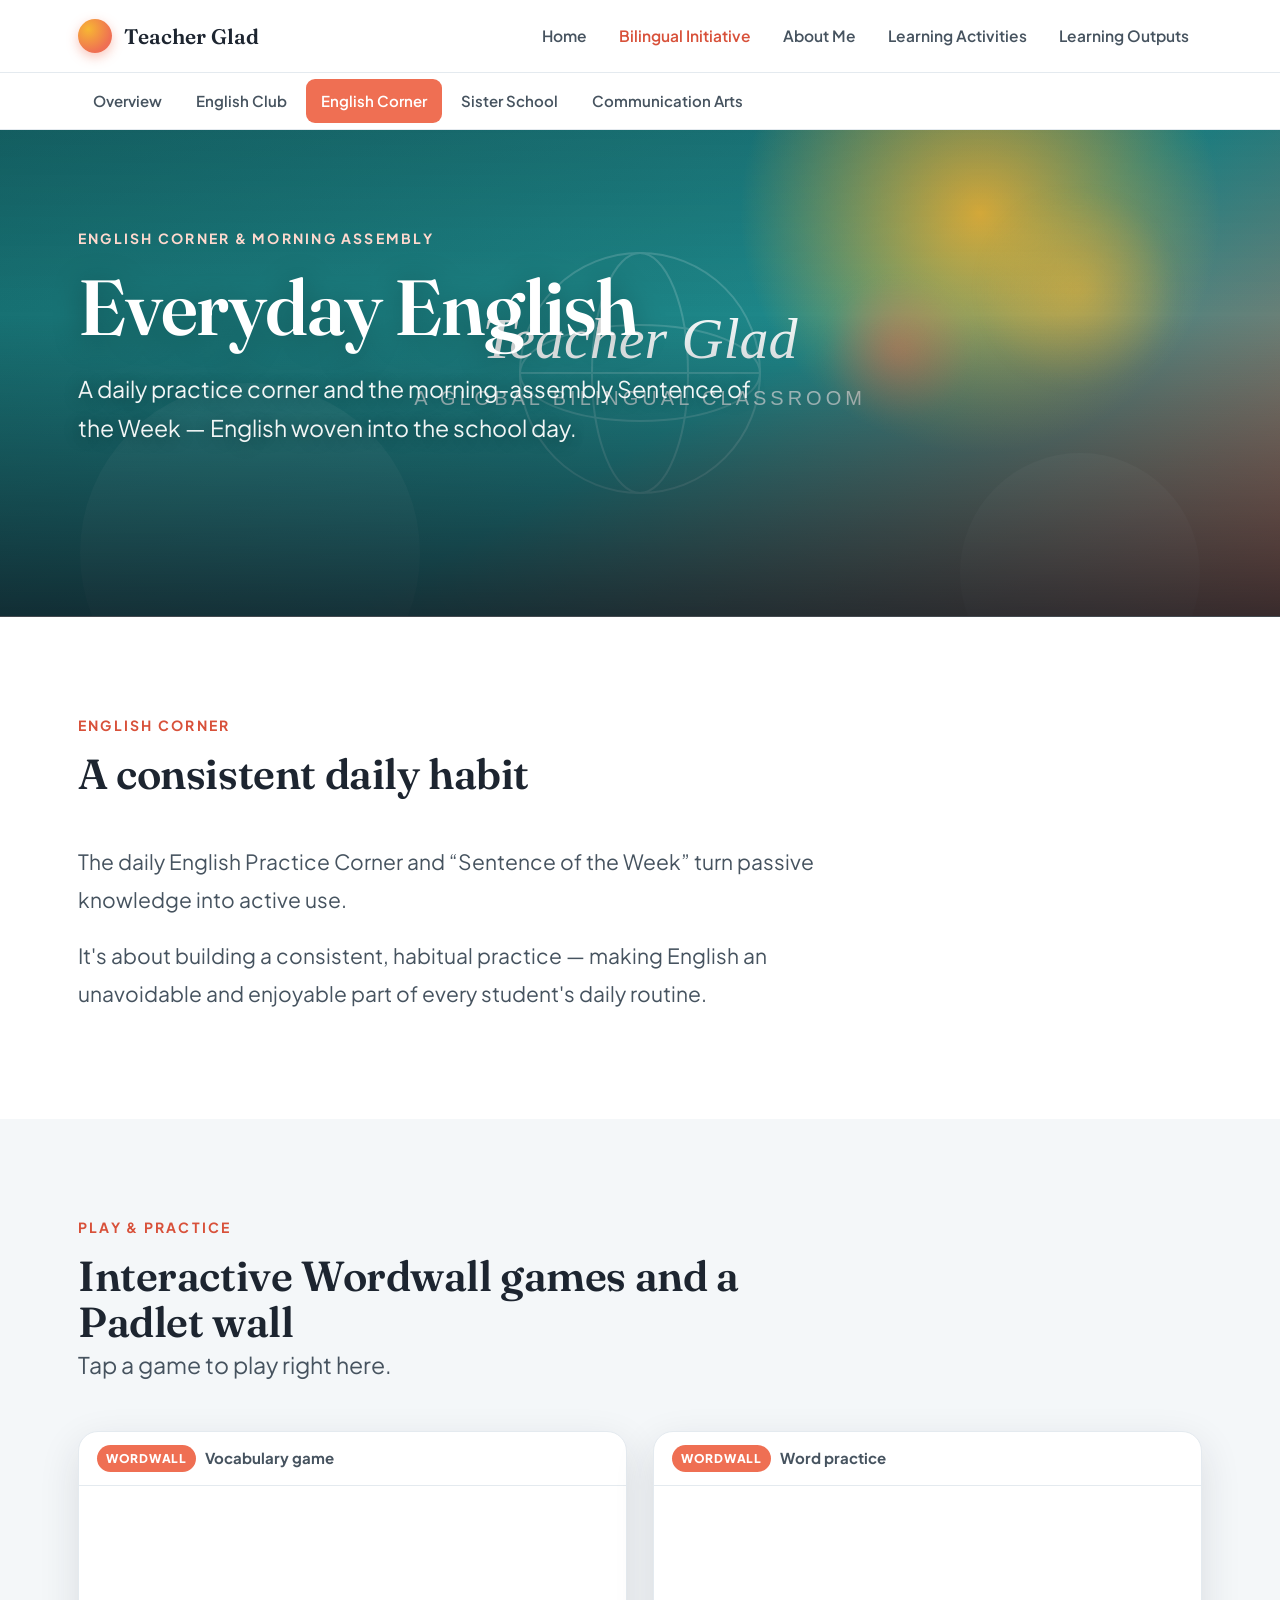
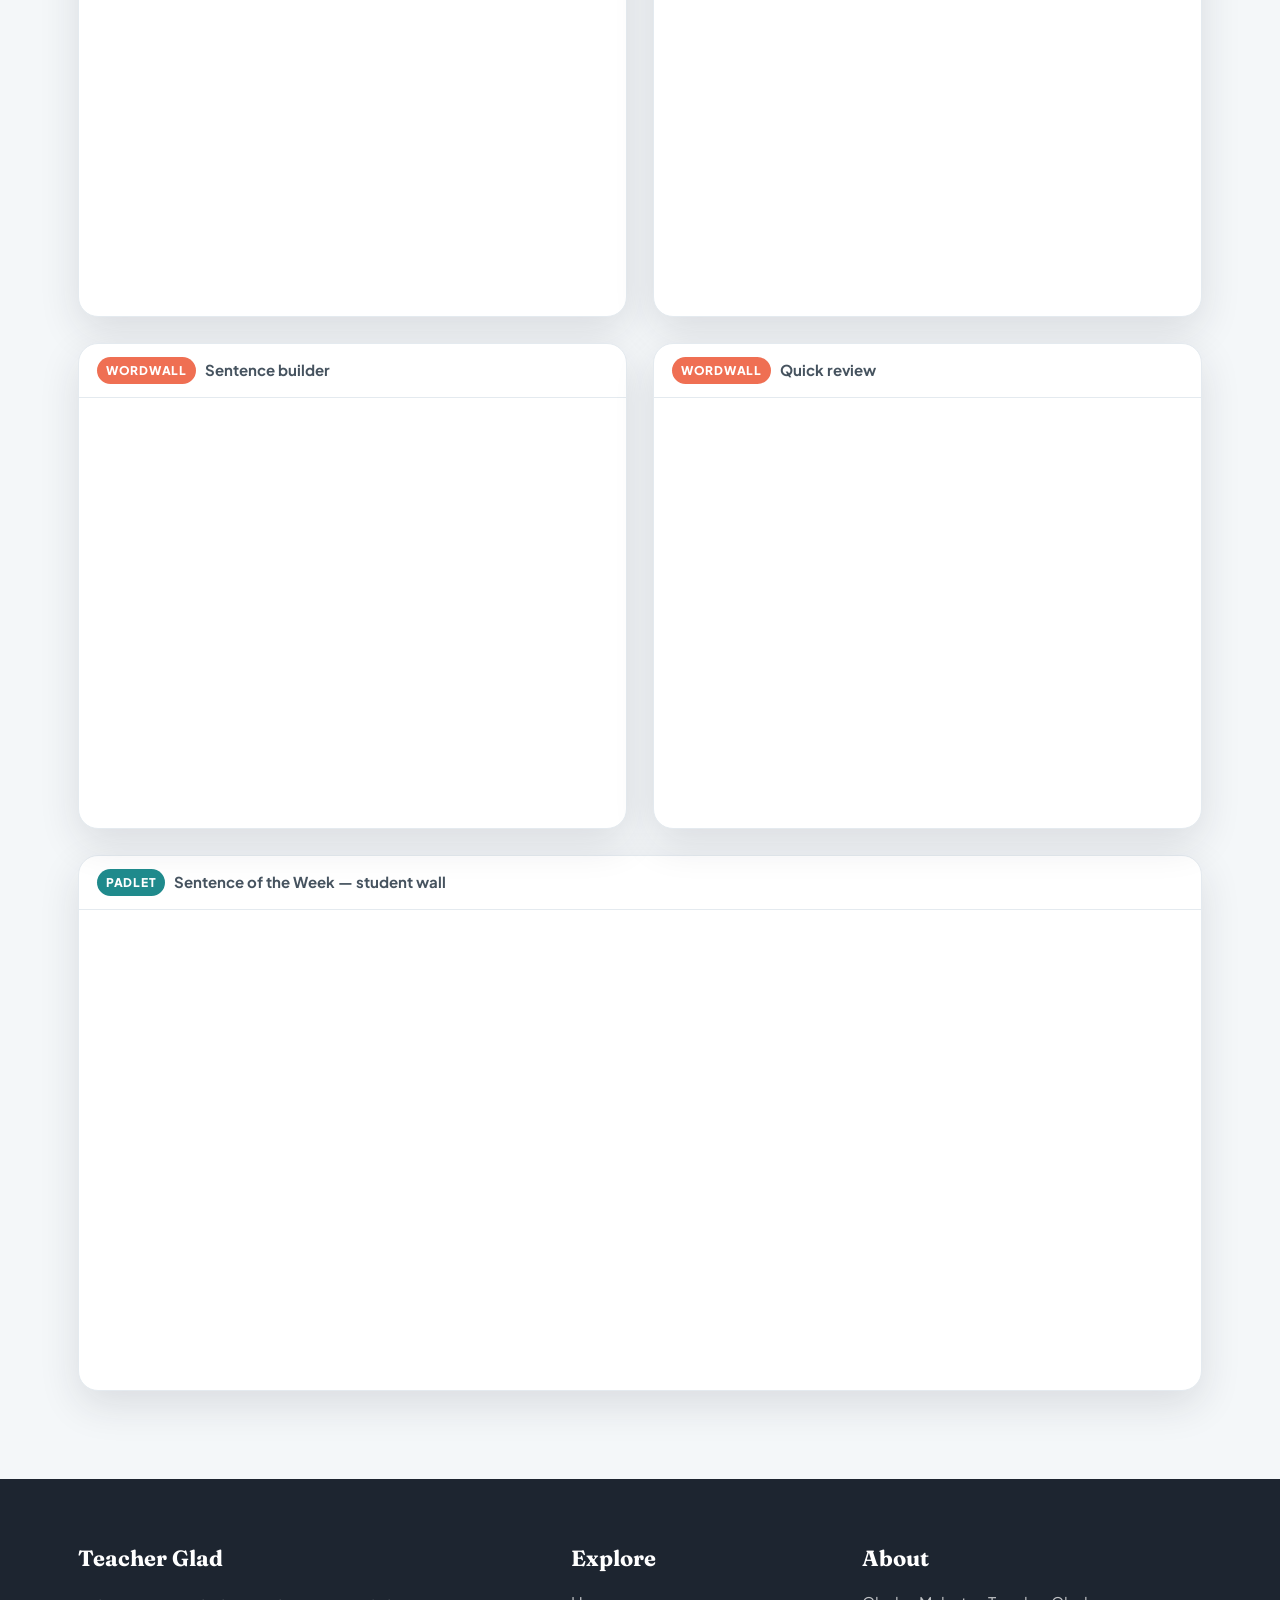
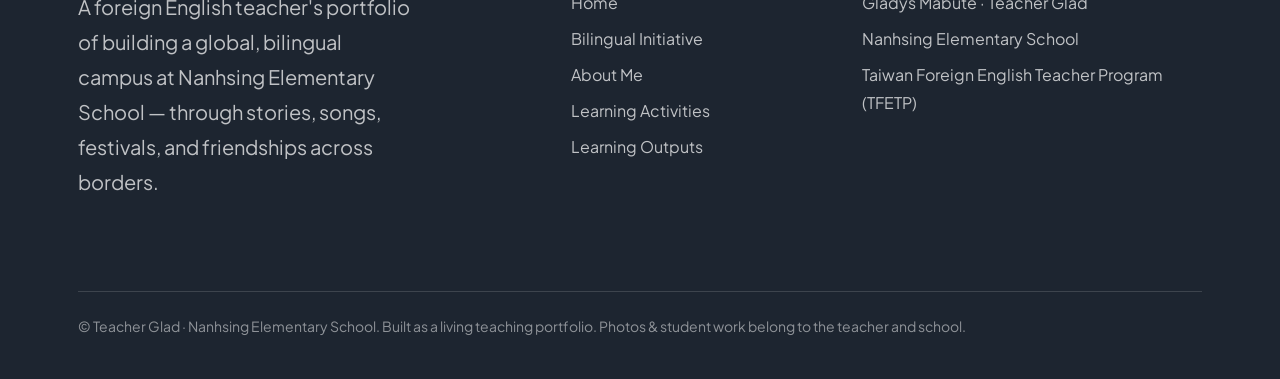
<file: english-corner.html>
<!doctype html>
<html lang="en">
<head>
<meta charset="utf-8">
<meta name="viewport" content="width=device-width, initial-scale=1">
<title>English Corner · Teacher Glad</title>
<meta name="description" content="Teacher Glad — bilingual English teaching portfolio at Nanhsing Elementary School, Taiwan.">
<link rel="preconnect" href="https://fonts.googleapis.com">
<link rel="preconnect" href="https://fonts.gstatic.com" crossorigin>
<link href="https://fonts.googleapis.com/css2?family=Fraunces:ital,opsz,wght@0,9..144,500;0,9..144,600;1,9..144,500&family=Plus+Jakarta+Sans:wght@400;500;600;700;800&display=swap" rel="stylesheet">
<link rel="stylesheet" href="assets/css/style.css">
</head>
<body>
<header class="nav"><div class="nav-in">
  <a class="brand" href="index.html"><span class="dot"></span>Teacher Glad</a>
  <button class="nav-toggle" aria-label="Menu"><span></span><span></span><span></span></button>
  <nav class="nav-links"><a href="index.html">Home</a><a href="bilingual-initiative.html" class="active">Bilingual Initiative</a><a href="about-me.html">About Me</a><a href="learning-activities.html">Learning Activities</a><a href="learning-outputs.html">Learning Outputs</a></nav>
</div></header>
<div class="subnav"><div class="wrap"><div class="subnav-in"><a href="bilingual-initiative.html">Overview</a><a href="english-club.html">English Club</a><a href="english-corner.html" class="active">English Corner</a><a href="international-sister-school.html">Sister School</a><a href="communication-arts.html">Communication Arts</a></div></div></div>
<section class="hero short">
  <div class="hero-bg"><img src="assets/img/placeholder.svg" alt=""></div><span class="orb a"></span><span class="orb b"></span>
  <div class="hero-scrim"></div>
  <div class="hero-in">
    <span class="eyebrow rvl">English Corner & Morning Assembly</span>
    <h1 class="rvl d1">Everyday English</h1>
    <p class="lead rvl d2">A daily practice corner and the morning-assembly Sentence of the Week — English woven into the school day.</p>
  </div>
</section><section class=""><div class="wrap"><div class="section-head rvl"><span class="eyebrow">English Corner</span><h2>A consistent daily habit</h2></div><div class="prose rvl"><p class="lead">The daily English Practice Corner and “Sentence of the Week” turn passive knowledge into active use.</p><p>It's about building a consistent, habitual practice — making English an unavoidable and enjoyable part of every student's daily routine.</p></div></div></section><section class="tint"><div class="wrap"><div class="section-head rvl"><span class="eyebrow">Play & Practice</span><h2>Interactive Wordwall games and a Padlet wall</h2><p class="lead rvl d1">Tap a game to play right here.</p></div><div class="grid g2"><div class="embed rvl"><div class="cap"><span class="pill ww">Wordwall</span>Vocabulary game</div><iframe loading="lazy" src="https://wordwall.net/embed/637433f0bb7148cf863abd1d876a7e88" style="min-height:430px" allowfullscreen></iframe></div><div class="embed rvl"><div class="cap"><span class="pill ww">Wordwall</span>Word practice</div><iframe loading="lazy" src="https://wordwall.net/embed/faced900b78f4e27980e7c49bc0a8017" style="min-height:430px" allowfullscreen></iframe></div><div class="embed rvl"><div class="cap"><span class="pill ww">Wordwall</span>Sentence builder</div><iframe loading="lazy" src="https://wordwall.net/embed/00285e3b5384430dab9e4d89807ffe8c" style="min-height:430px" allowfullscreen></iframe></div><div class="embed rvl"><div class="cap"><span class="pill ww">Wordwall</span>Quick review</div><iframe loading="lazy" src="https://wordwall.net/embed/bf6a32c0b57f4b389af6ca7d71495344" style="min-height:430px" allowfullscreen></iframe></div></div><div style="margin-top:26px"><div class="embed rvl"><div class="cap"><span class="pill pad">Padlet</span>Sentence of the Week — student wall</div><iframe loading="lazy" src="https://padlet.com/embed/1yiljuk5s0x8yjxd" style="min-height:480px" allowfullscreen></iframe></div></div></div></section>
<footer class="footer"><div class="wrap">
  <div class="col">
    <h4>Teacher Glad</h4>
    <p>A foreign English teacher's portfolio of building a global, bilingual campus at Nanhsing Elementary School — through stories, songs, festivals, and friendships across borders.</p>
  </div>
  <div class="col">
    <h4>Explore</h4>
    <div class="links"><a href="index.html">Home</a><a href="bilingual-initiative.html">Bilingual Initiative</a><a href="about-me.html">About Me</a><a href="learning-activities.html">Learning Activities</a><a href="learning-outputs.html">Learning Outputs</a></div>
  </div>
  <div class="col">
    <h4>About</h4>
    <div class="links">
      <span>Gladys Mabute · Teacher Glad</span>
      <span>Nanhsing Elementary School</span>
      <span>Taiwan Foreign English Teacher Program (TFETP)</span>
    </div>
  </div>
  <div class="fine">© Teacher Glad · Nanhsing Elementary School. Built as a living teaching portfolio. Photos &amp; student work belong to the teacher and school.</div>
</div></footer>
<script src="assets/js/motion.js"></script>
</body>
</html>
</file>
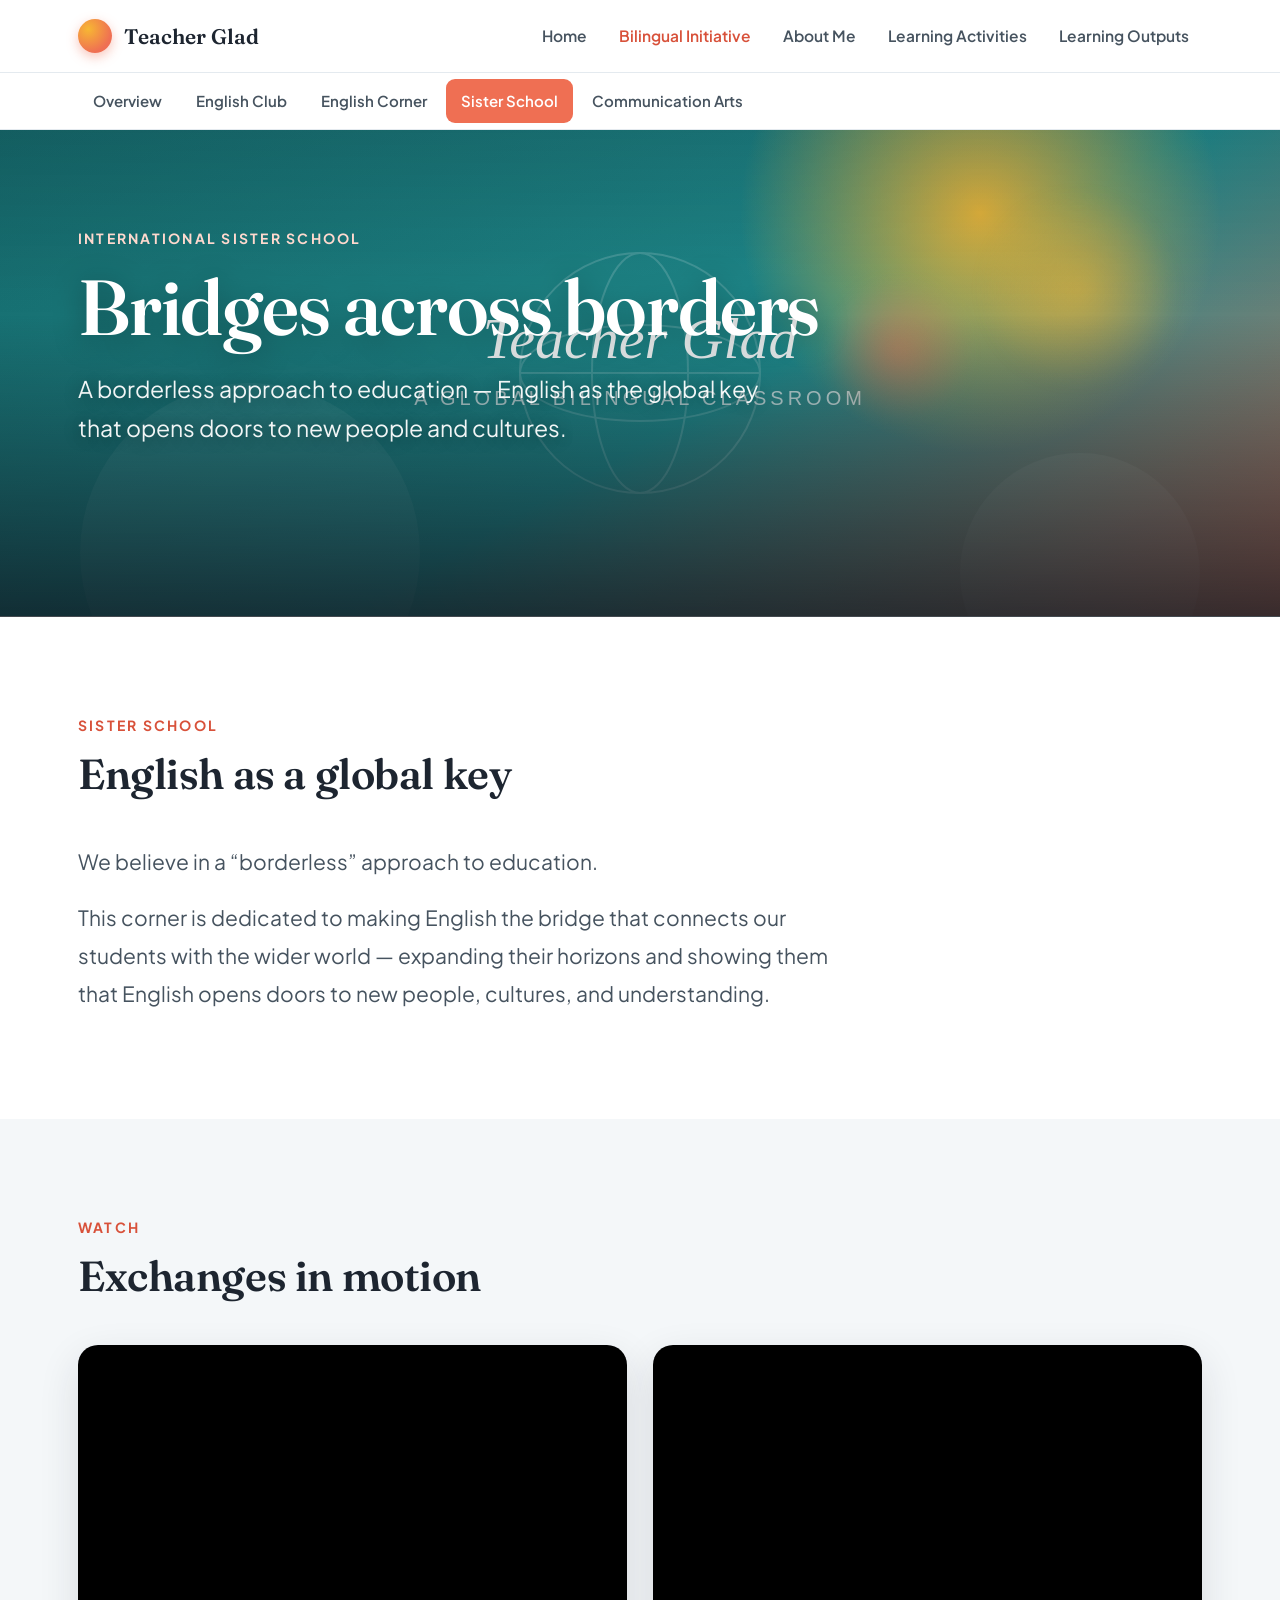
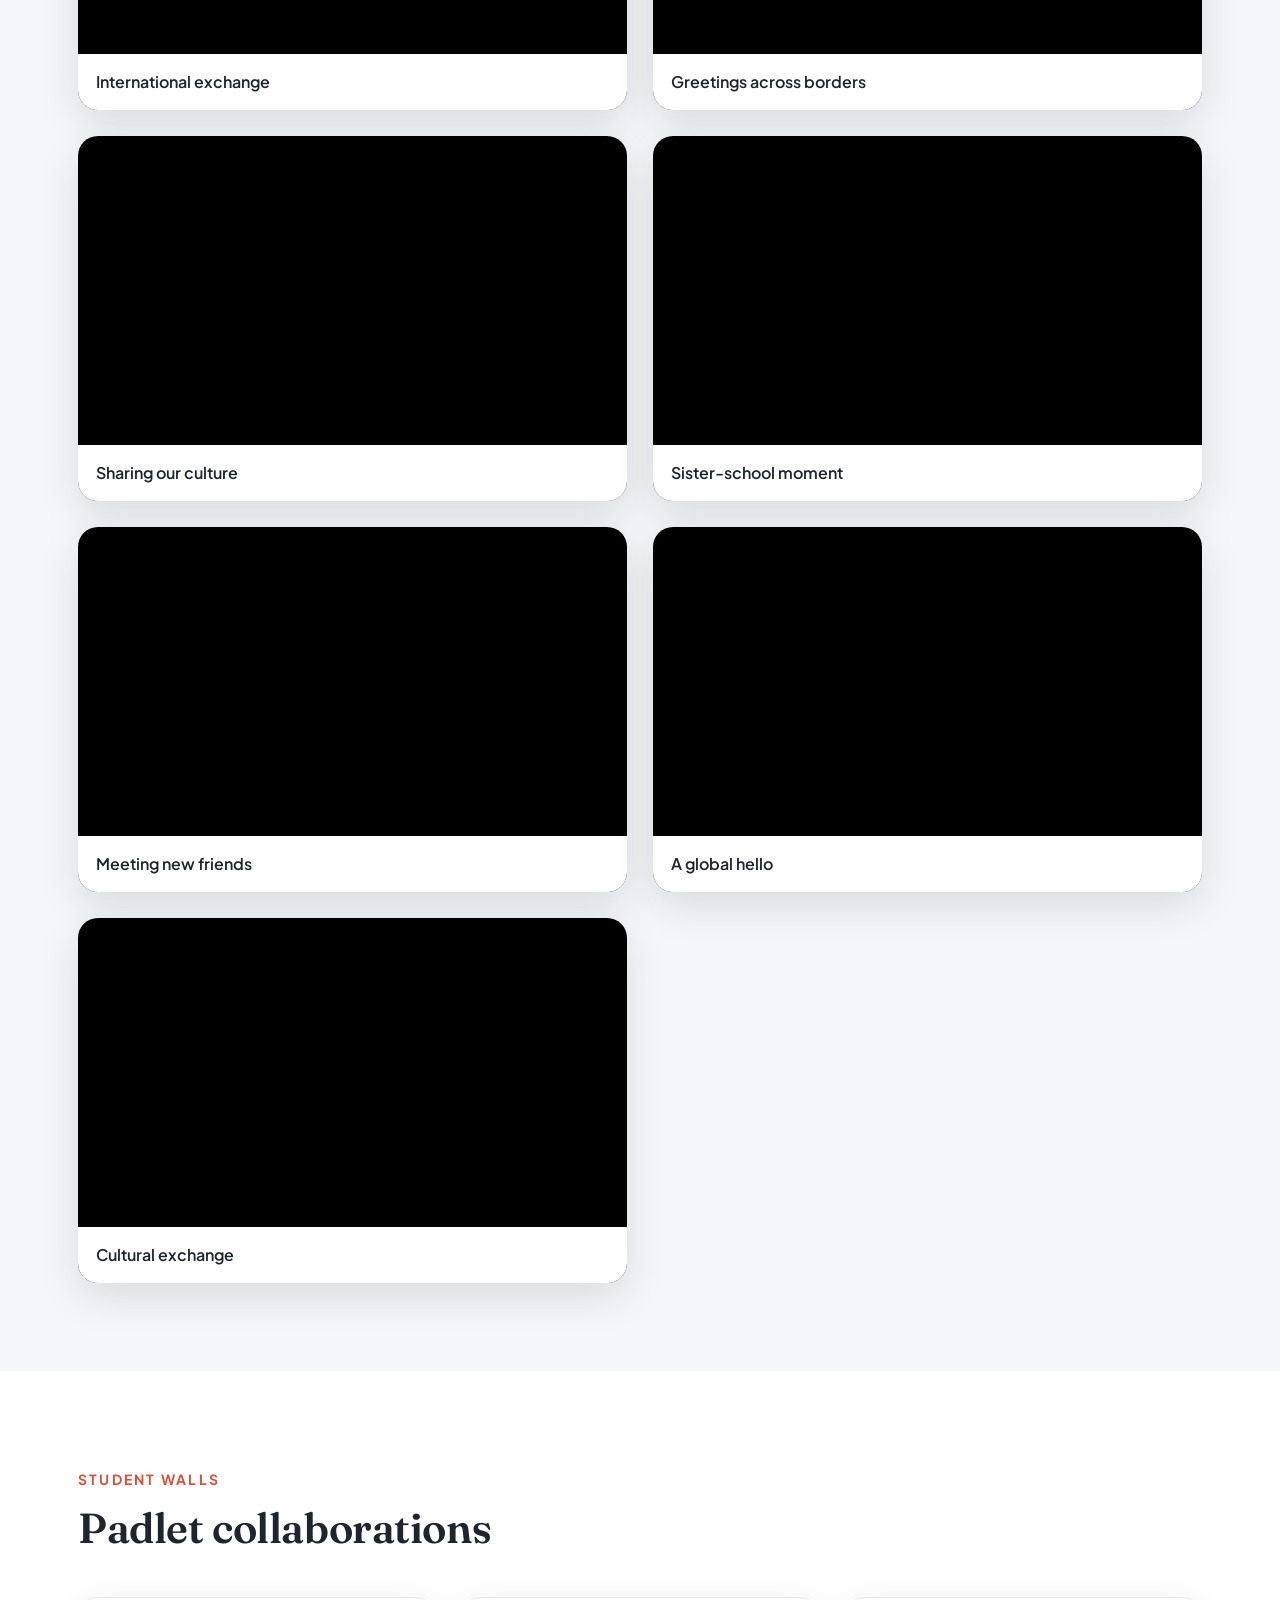
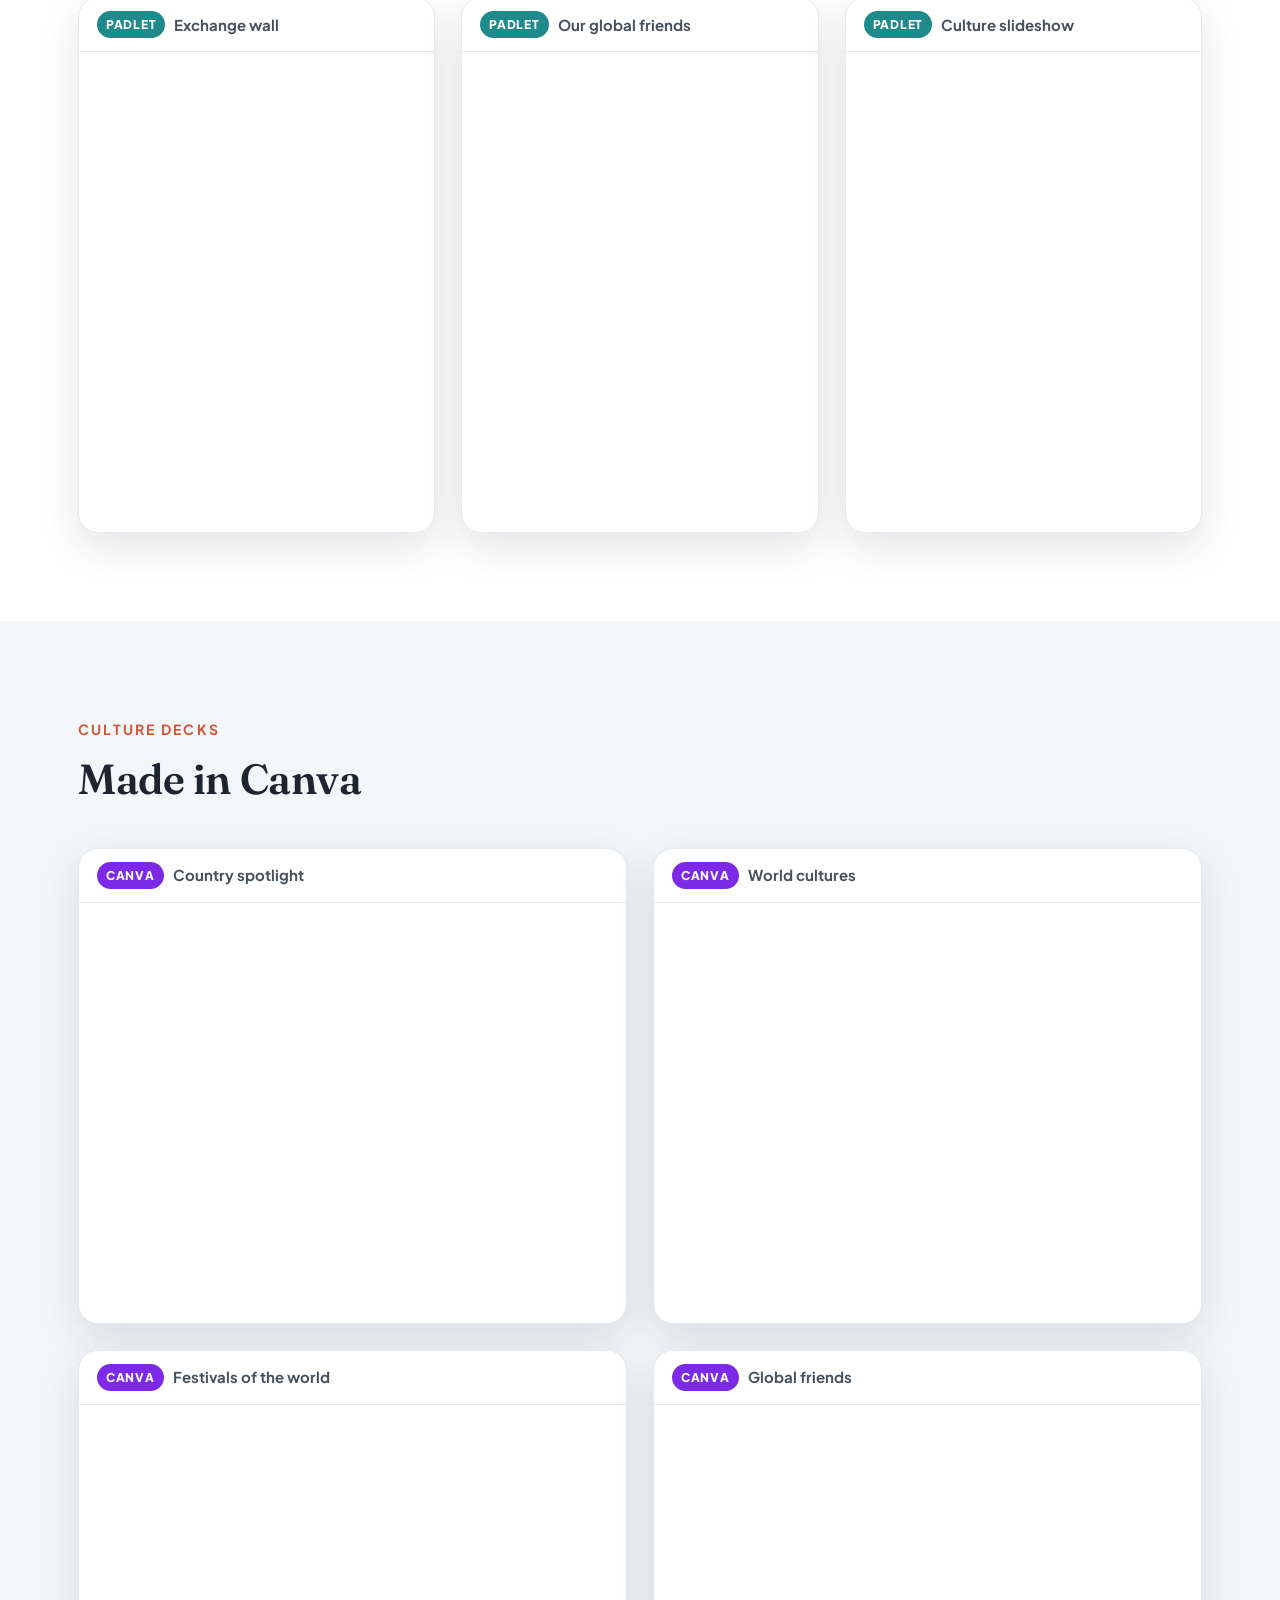
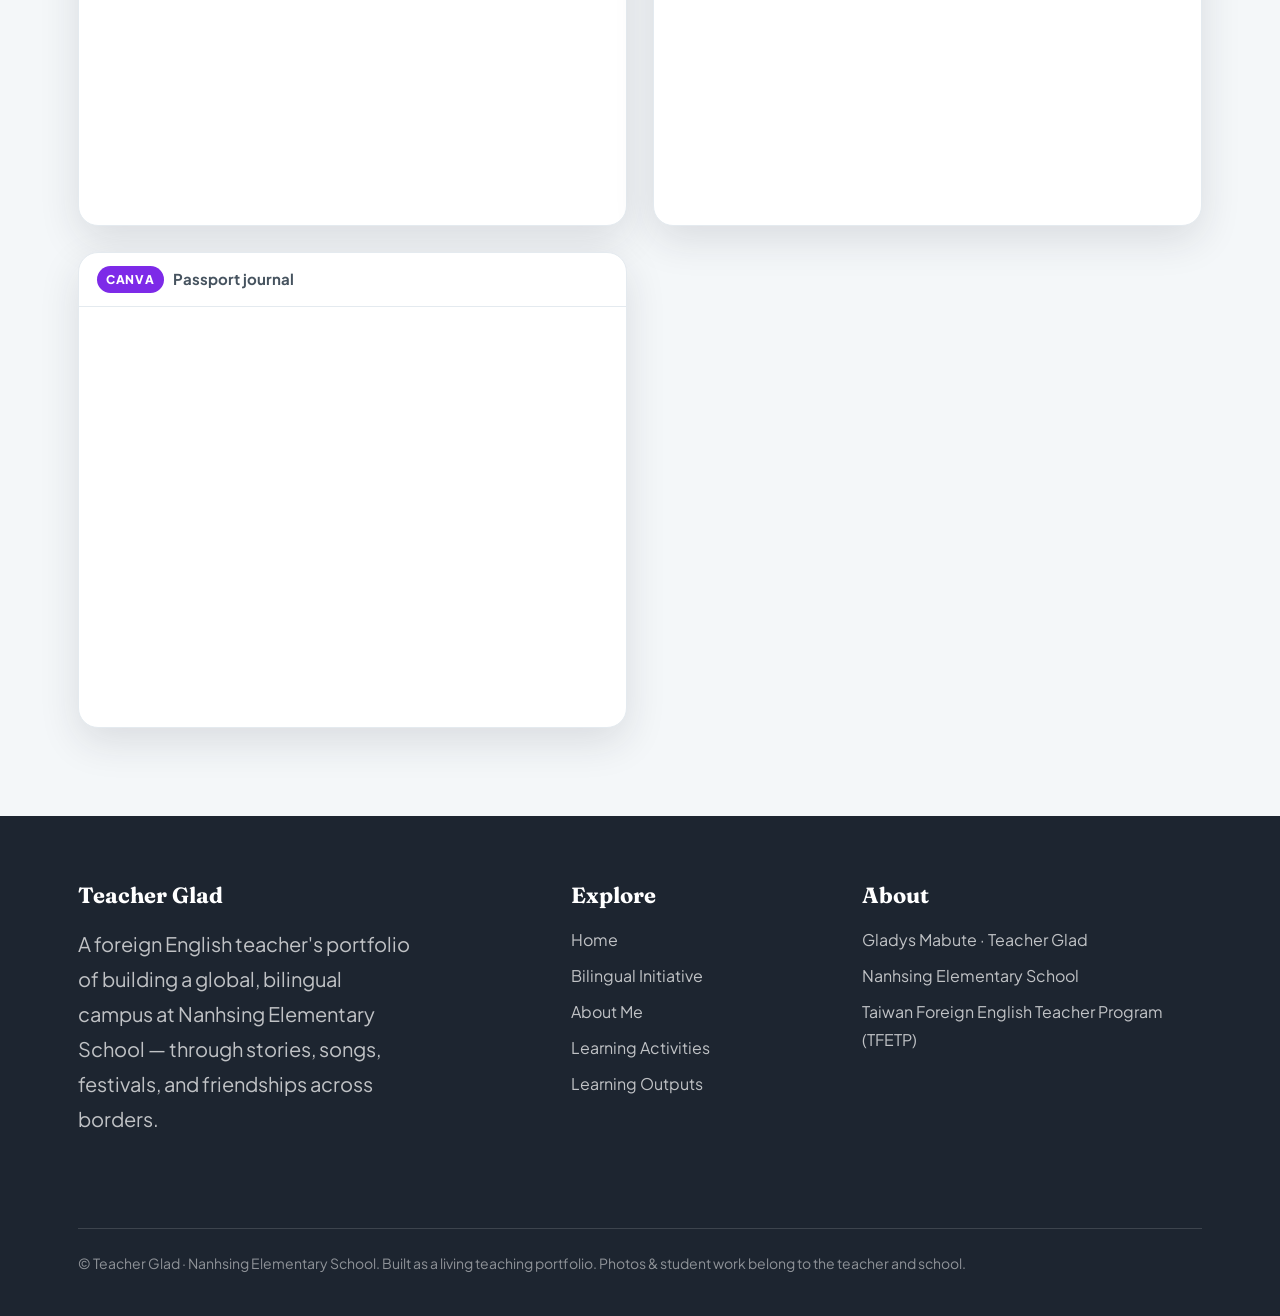
<file: international-sister-school.html>
<!doctype html>
<html lang="en">
<head>
<meta charset="utf-8">
<meta name="viewport" content="width=device-width, initial-scale=1">
<title>International Sister School · Teacher Glad</title>
<meta name="description" content="Teacher Glad — bilingual English teaching portfolio at Nanhsing Elementary School, Taiwan.">
<link rel="preconnect" href="https://fonts.googleapis.com">
<link rel="preconnect" href="https://fonts.gstatic.com" crossorigin>
<link href="https://fonts.googleapis.com/css2?family=Fraunces:ital,opsz,wght@0,9..144,500;0,9..144,600;1,9..144,500&family=Plus+Jakarta+Sans:wght@400;500;600;700;800&display=swap" rel="stylesheet">
<link rel="stylesheet" href="assets/css/style.css">
</head>
<body>
<header class="nav"><div class="nav-in">
  <a class="brand" href="index.html"><span class="dot"></span>Teacher Glad</a>
  <button class="nav-toggle" aria-label="Menu"><span></span><span></span><span></span></button>
  <nav class="nav-links"><a href="index.html">Home</a><a href="bilingual-initiative.html" class="active">Bilingual Initiative</a><a href="about-me.html">About Me</a><a href="learning-activities.html">Learning Activities</a><a href="learning-outputs.html">Learning Outputs</a></nav>
</div></header>
<div class="subnav"><div class="wrap"><div class="subnav-in"><a href="bilingual-initiative.html">Overview</a><a href="english-club.html">English Club</a><a href="english-corner.html">English Corner</a><a href="international-sister-school.html" class="active">Sister School</a><a href="communication-arts.html">Communication Arts</a></div></div></div>
<section class="hero short">
  <div class="hero-bg"><img src="assets/img/placeholder.svg" alt=""></div><span class="orb a"></span><span class="orb b"></span>
  <div class="hero-scrim"></div>
  <div class="hero-in">
    <span class="eyebrow rvl">International Sister School</span>
    <h1 class="rvl d1">Bridges across borders</h1>
    <p class="lead rvl d2">A borderless approach to education — English as the global key that opens doors to new people and cultures.</p>
  </div>
</section><section class=""><div class="wrap"><div class="section-head rvl"><span class="eyebrow">Sister School</span><h2>English as a global key</h2></div><div class="prose rvl"><p class="lead">We believe in a “borderless” approach to education.</p><p>This corner is dedicated to making English the bridge that connects our students with the wider world — expanding their horizons and showing them that English opens doors to new people, cultures, and understanding.</p></div></div></section><section class="tint"><div class="wrap"><div class="section-head rvl"><span class="eyebrow">Watch</span><h2>Exchanges in motion</h2></div><div class="video-grid"><div class="video rvl"><iframe loading="lazy" src="https://www.youtube.com/embed/lJToF8D9bdU" allow="autoplay; fullscreen" allowfullscreen></iframe><div class="cap">International exchange</div></div><div class="video rvl"><iframe loading="lazy" src="https://drive.google.com/file/d/1nQrKFTLcQOceu3bIDpcAEbmW6uL-vPHA/preview" allow="autoplay; fullscreen" allowfullscreen></iframe><div class="cap">Greetings across borders</div></div><div class="video rvl"><iframe loading="lazy" src="https://drive.google.com/file/d/1vrOJVUq7VuP6CCokw3AYXorSI4Jk1aiS/preview" allow="autoplay; fullscreen" allowfullscreen></iframe><div class="cap">Sharing our culture</div></div><div class="video rvl"><iframe loading="lazy" src="https://drive.google.com/file/d/1cJZM9wTixlUTGAOXSAHigfb4CyBDsmb2/preview" allow="autoplay; fullscreen" allowfullscreen></iframe><div class="cap">Sister-school moment</div></div><div class="video rvl"><iframe loading="lazy" src="https://drive.google.com/file/d/11jz8akmXQbGuEW5l3NK2d5b3Wp_FZyUJ/preview" allow="autoplay; fullscreen" allowfullscreen></iframe><div class="cap">Meeting new friends</div></div><div class="video rvl"><iframe loading="lazy" src="https://drive.google.com/file/d/1GrVp3FqtU7wNlV2cMXIvpklzR_x4Qc4_/preview" allow="autoplay; fullscreen" allowfullscreen></iframe><div class="cap">A global hello</div></div><div class="video rvl"><iframe loading="lazy" src="https://drive.google.com/file/d/182YPy0_Hz9oJpdf3PfeopOjTX4EuH2wz/preview" allow="autoplay; fullscreen" allowfullscreen></iframe><div class="cap">Cultural exchange</div></div></div></div></section><section class=""><div class="wrap"><div class="section-head rvl"><span class="eyebrow">Student Walls</span><h2>Padlet collaborations</h2></div><div class="grid g3"><div class="embed rvl"><div class="cap"><span class="pill pad">Padlet</span>Exchange wall</div><iframe loading="lazy" src="https://padlet.com/embed/ummnh169ngf7cqya" style="min-height:480px" allowfullscreen></iframe></div><div class="embed rvl"><div class="cap"><span class="pill pad">Padlet</span>Our global friends</div><iframe loading="lazy" src="https://padlet.com/embed/klbkpfvmwqqe0ect" style="min-height:480px" allowfullscreen></iframe></div><div class="embed rvl"><div class="cap"><span class="pill pad">Padlet</span>Culture slideshow</div><iframe loading="lazy" src="https://padlet.com/embed/alqqht0p8za1bkp4/slideshow" style="min-height:480px" allowfullscreen></iframe></div></div></div></section><section class="tint"><div class="wrap"><div class="section-head rvl"><span class="eyebrow">Culture Decks</span><h2>Made in Canva</h2></div><div class="grid g2"><div class="embed rvl"><div class="cap"><span class="pill canva">Canva</span>Country spotlight</div><iframe loading="lazy" src="https://www.canva.com/design/DAG4jVzL07o/TfrWGan8Kw8ZDyCgZwzeDQ/view?embed" style="min-height:420px" allowfullscreen></iframe></div><div class="embed rvl"><div class="cap"><span class="pill canva">Canva</span>World cultures</div><iframe loading="lazy" src="https://www.canva.com/design/DAG7F0sl92s/4PfaUmeVChqe7R1caa6XBQ/view?embed" style="min-height:420px" allowfullscreen></iframe></div><div class="embed rvl"><div class="cap"><span class="pill canva">Canva</span>Festivals of the world</div><iframe loading="lazy" src="https://www.canva.com/design/DAHFsF-iRe8/okI9IaUpn9mj9XrvLqNY4w/view?embed" style="min-height:420px" allowfullscreen></iframe></div><div class="embed rvl"><div class="cap"><span class="pill canva">Canva</span>Global friends</div><iframe loading="lazy" src="https://www.canva.com/design/DAHHWsEvVMU/8477APv1xAuous3l303qGg/view?embed" style="min-height:420px" allowfullscreen></iframe></div><div class="embed rvl"><div class="cap"><span class="pill canva">Canva</span>Passport journal</div><iframe loading="lazy" src="https://www.canva.com/design/DAHIyL3tMsc/vy1AAkO5j9wIC220umMDlQ/view?embed" style="min-height:420px" allowfullscreen></iframe></div></div></div></section>
<footer class="footer"><div class="wrap">
  <div class="col">
    <h4>Teacher Glad</h4>
    <p>A foreign English teacher's portfolio of building a global, bilingual campus at Nanhsing Elementary School — through stories, songs, festivals, and friendships across borders.</p>
  </div>
  <div class="col">
    <h4>Explore</h4>
    <div class="links"><a href="index.html">Home</a><a href="bilingual-initiative.html">Bilingual Initiative</a><a href="about-me.html">About Me</a><a href="learning-activities.html">Learning Activities</a><a href="learning-outputs.html">Learning Outputs</a></div>
  </div>
  <div class="col">
    <h4>About</h4>
    <div class="links">
      <span>Gladys Mabute · Teacher Glad</span>
      <span>Nanhsing Elementary School</span>
      <span>Taiwan Foreign English Teacher Program (TFETP)</span>
    </div>
  </div>
  <div class="fine">© Teacher Glad · Nanhsing Elementary School. Built as a living teaching portfolio. Photos &amp; student work belong to the teacher and school.</div>
</div></footer>
<script src="assets/js/motion.js"></script>
</body>
</html>
</file>
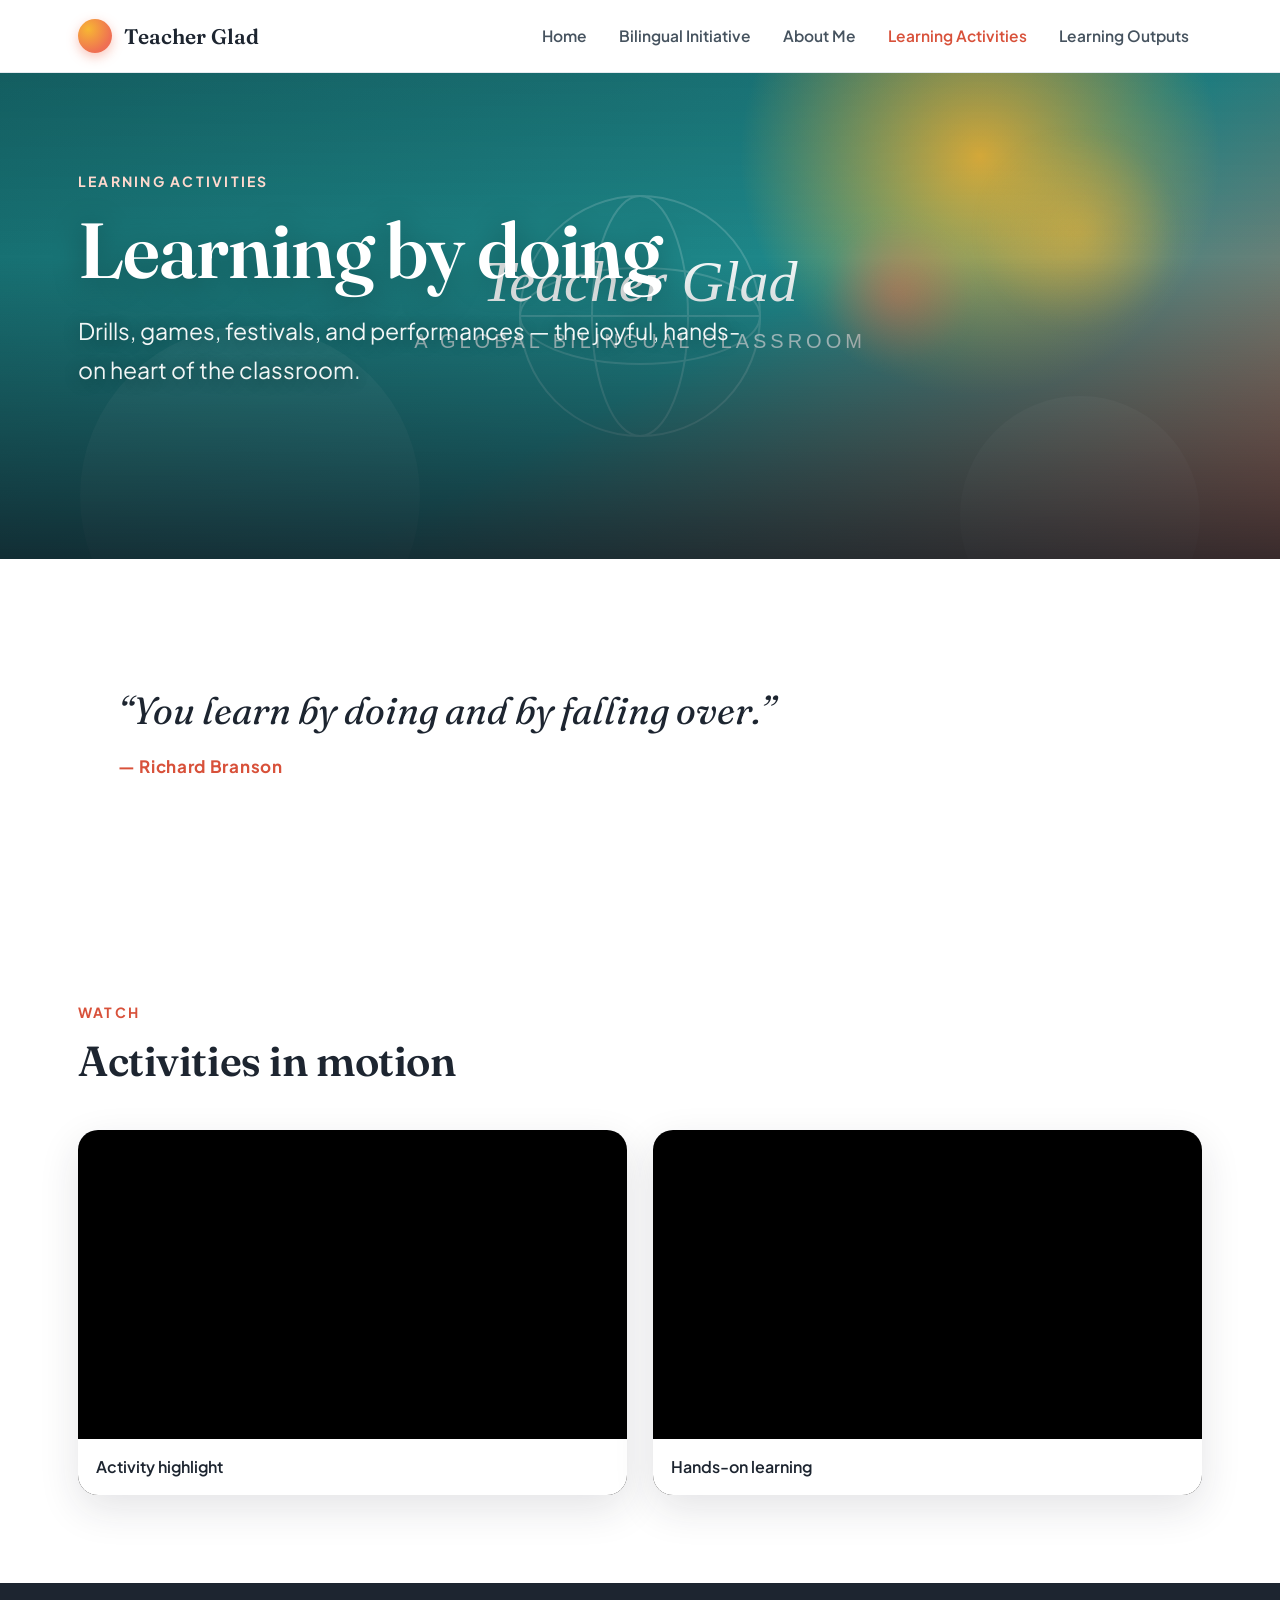
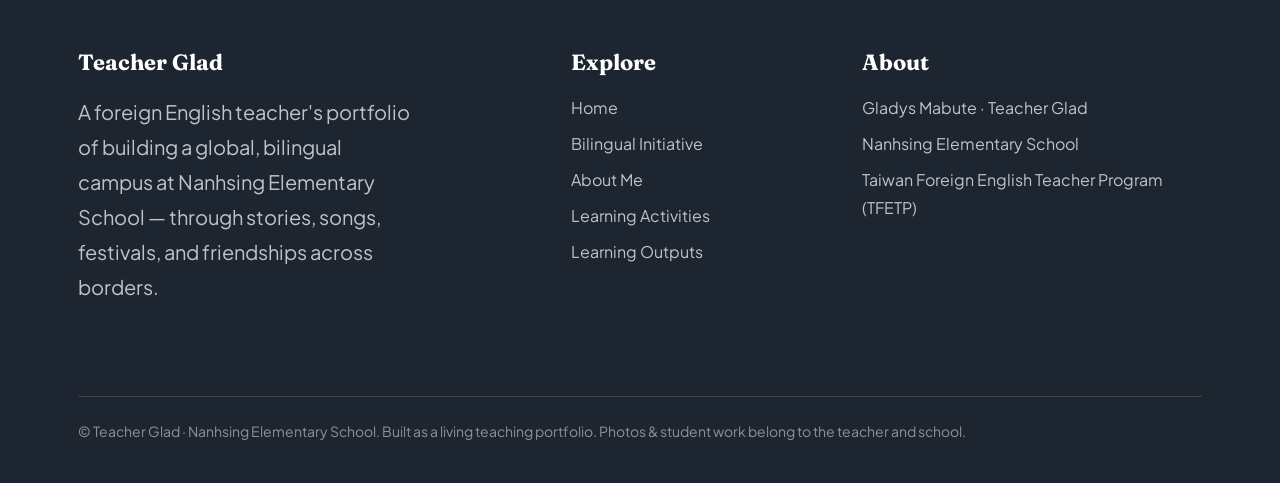
<file: learning-activities.html>
<!doctype html>
<html lang="en">
<head>
<meta charset="utf-8">
<meta name="viewport" content="width=device-width, initial-scale=1">
<title>Learning Activities · Teacher Glad</title>
<meta name="description" content="Teacher Glad — bilingual English teaching portfolio at Nanhsing Elementary School, Taiwan.">
<link rel="preconnect" href="https://fonts.googleapis.com">
<link rel="preconnect" href="https://fonts.gstatic.com" crossorigin>
<link href="https://fonts.googleapis.com/css2?family=Fraunces:ital,opsz,wght@0,9..144,500;0,9..144,600;1,9..144,500&family=Plus+Jakarta+Sans:wght@400;500;600;700;800&display=swap" rel="stylesheet">
<link rel="stylesheet" href="assets/css/style.css">
</head>
<body>
<header class="nav"><div class="nav-in">
  <a class="brand" href="index.html"><span class="dot"></span>Teacher Glad</a>
  <button class="nav-toggle" aria-label="Menu"><span></span><span></span><span></span></button>
  <nav class="nav-links"><a href="index.html">Home</a><a href="bilingual-initiative.html">Bilingual Initiative</a><a href="about-me.html">About Me</a><a href="learning-activities.html" class="active">Learning Activities</a><a href="learning-outputs.html">Learning Outputs</a></nav>
</div></header>

<section class="hero short">
  <div class="hero-bg"><img src="assets/img/placeholder.svg" alt=""></div><span class="orb a"></span><span class="orb b"></span>
  <div class="hero-scrim"></div>
  <div class="hero-in">
    <span class="eyebrow rvl">Learning Activities</span>
    <h1 class="rvl d1">Learning by doing</h1>
    <p class="lead rvl d2">Drills, games, festivals, and performances — the joyful, hands-on heart of the classroom.</p>
  </div>
</section><section><div class="wrap"><blockquote class="quote-big rvl">“You learn by doing and by falling over.”<span class="by">— Richard Branson</span></blockquote></div></section><section class=""><div class="wrap"><div class="section-head rvl"><span class="eyebrow">Watch</span><h2>Activities in motion</h2></div><div class="video-grid"><div class="video rvl"><iframe loading="lazy" src="https://drive.google.com/file/d/1NWGmTy_acIrg98HmYCkofjH2OovX2a-I/preview" allow="autoplay; fullscreen" allowfullscreen></iframe><div class="cap">Activity highlight</div></div><div class="video rvl"><iframe loading="lazy" src="https://drive.google.com/file/d/1CfmW_k5G56NQuRHmkPfDrkAdQJe4bX8T/preview" allow="autoplay; fullscreen" allowfullscreen></iframe><div class="cap">Hands-on learning</div></div></div></div></section>
<footer class="footer"><div class="wrap">
  <div class="col">
    <h4>Teacher Glad</h4>
    <p>A foreign English teacher's portfolio of building a global, bilingual campus at Nanhsing Elementary School — through stories, songs, festivals, and friendships across borders.</p>
  </div>
  <div class="col">
    <h4>Explore</h4>
    <div class="links"><a href="index.html">Home</a><a href="bilingual-initiative.html">Bilingual Initiative</a><a href="about-me.html">About Me</a><a href="learning-activities.html">Learning Activities</a><a href="learning-outputs.html">Learning Outputs</a></div>
  </div>
  <div class="col">
    <h4>About</h4>
    <div class="links">
      <span>Gladys Mabute · Teacher Glad</span>
      <span>Nanhsing Elementary School</span>
      <span>Taiwan Foreign English Teacher Program (TFETP)</span>
    </div>
  </div>
  <div class="fine">© Teacher Glad · Nanhsing Elementary School. Built as a living teaching portfolio. Photos &amp; student work belong to the teacher and school.</div>
</div></footer>
<script src="assets/js/motion.js"></script>
</body>
</html>
</file>
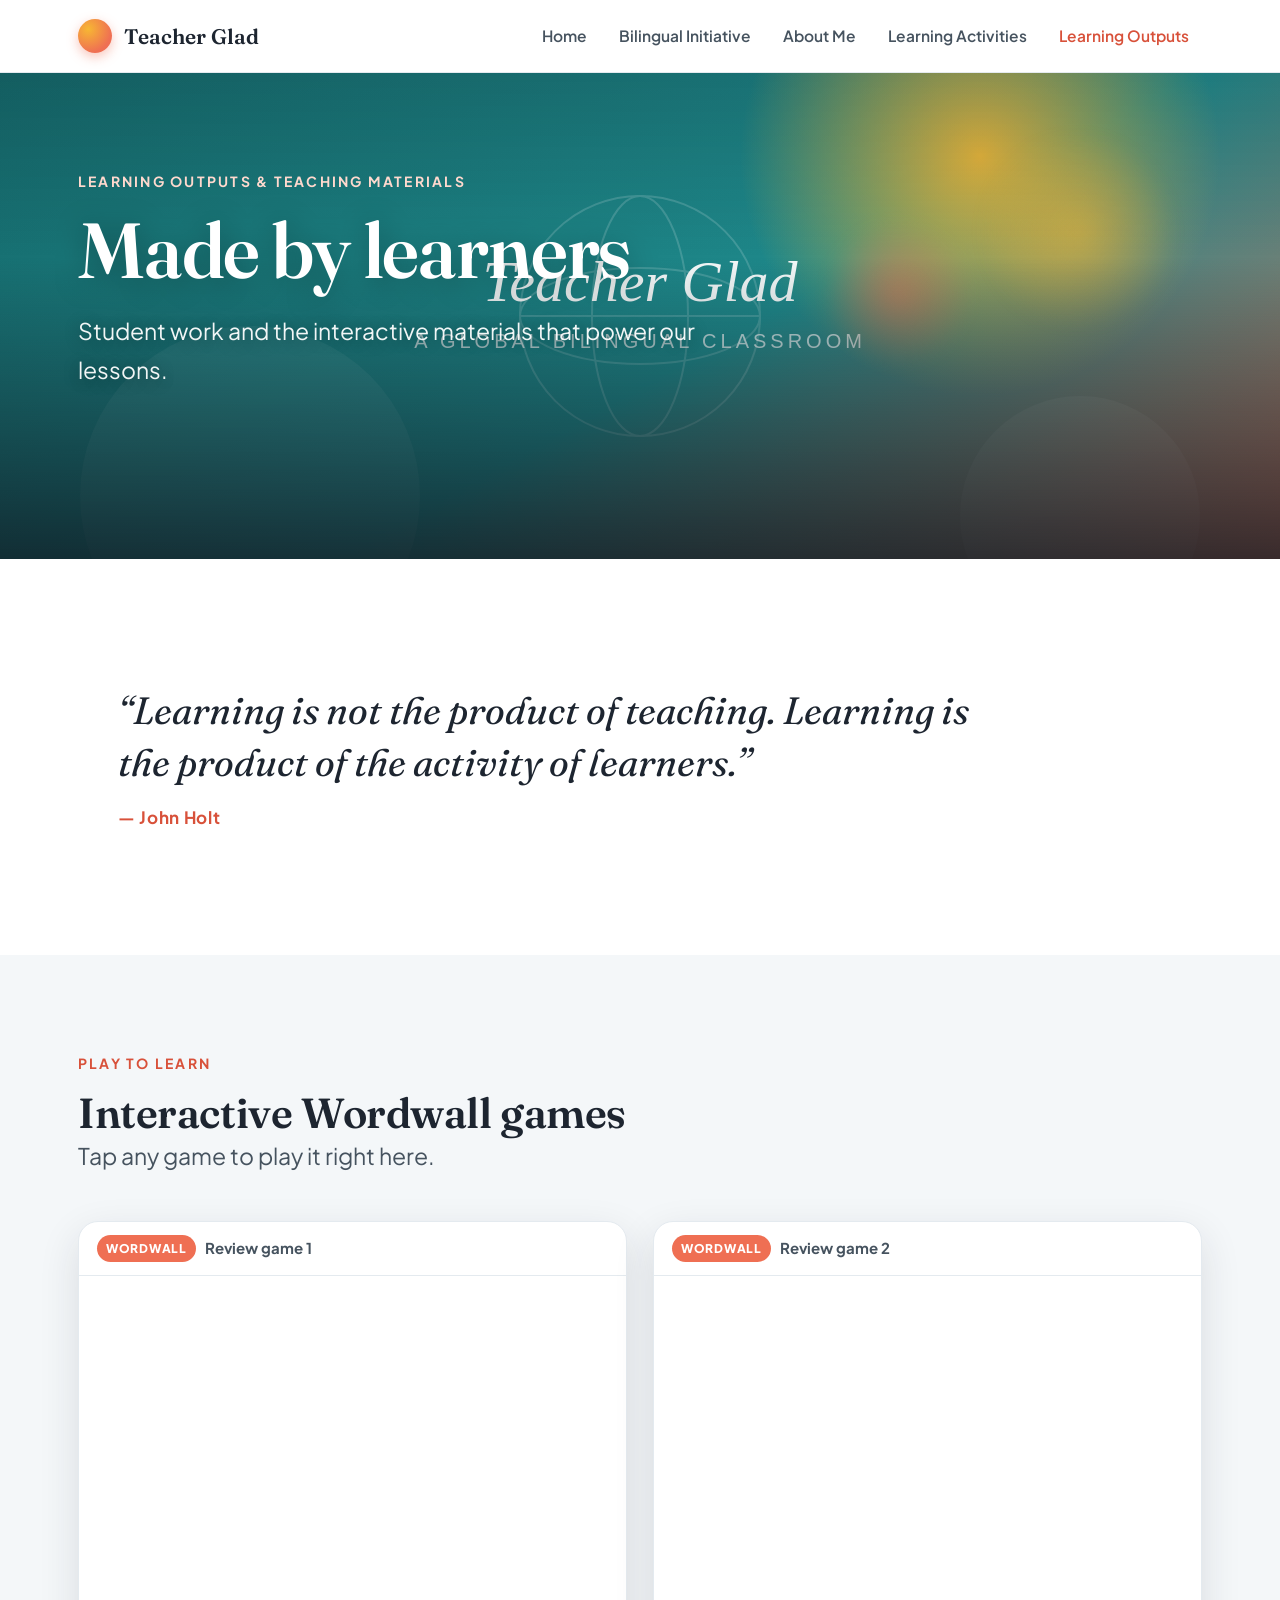
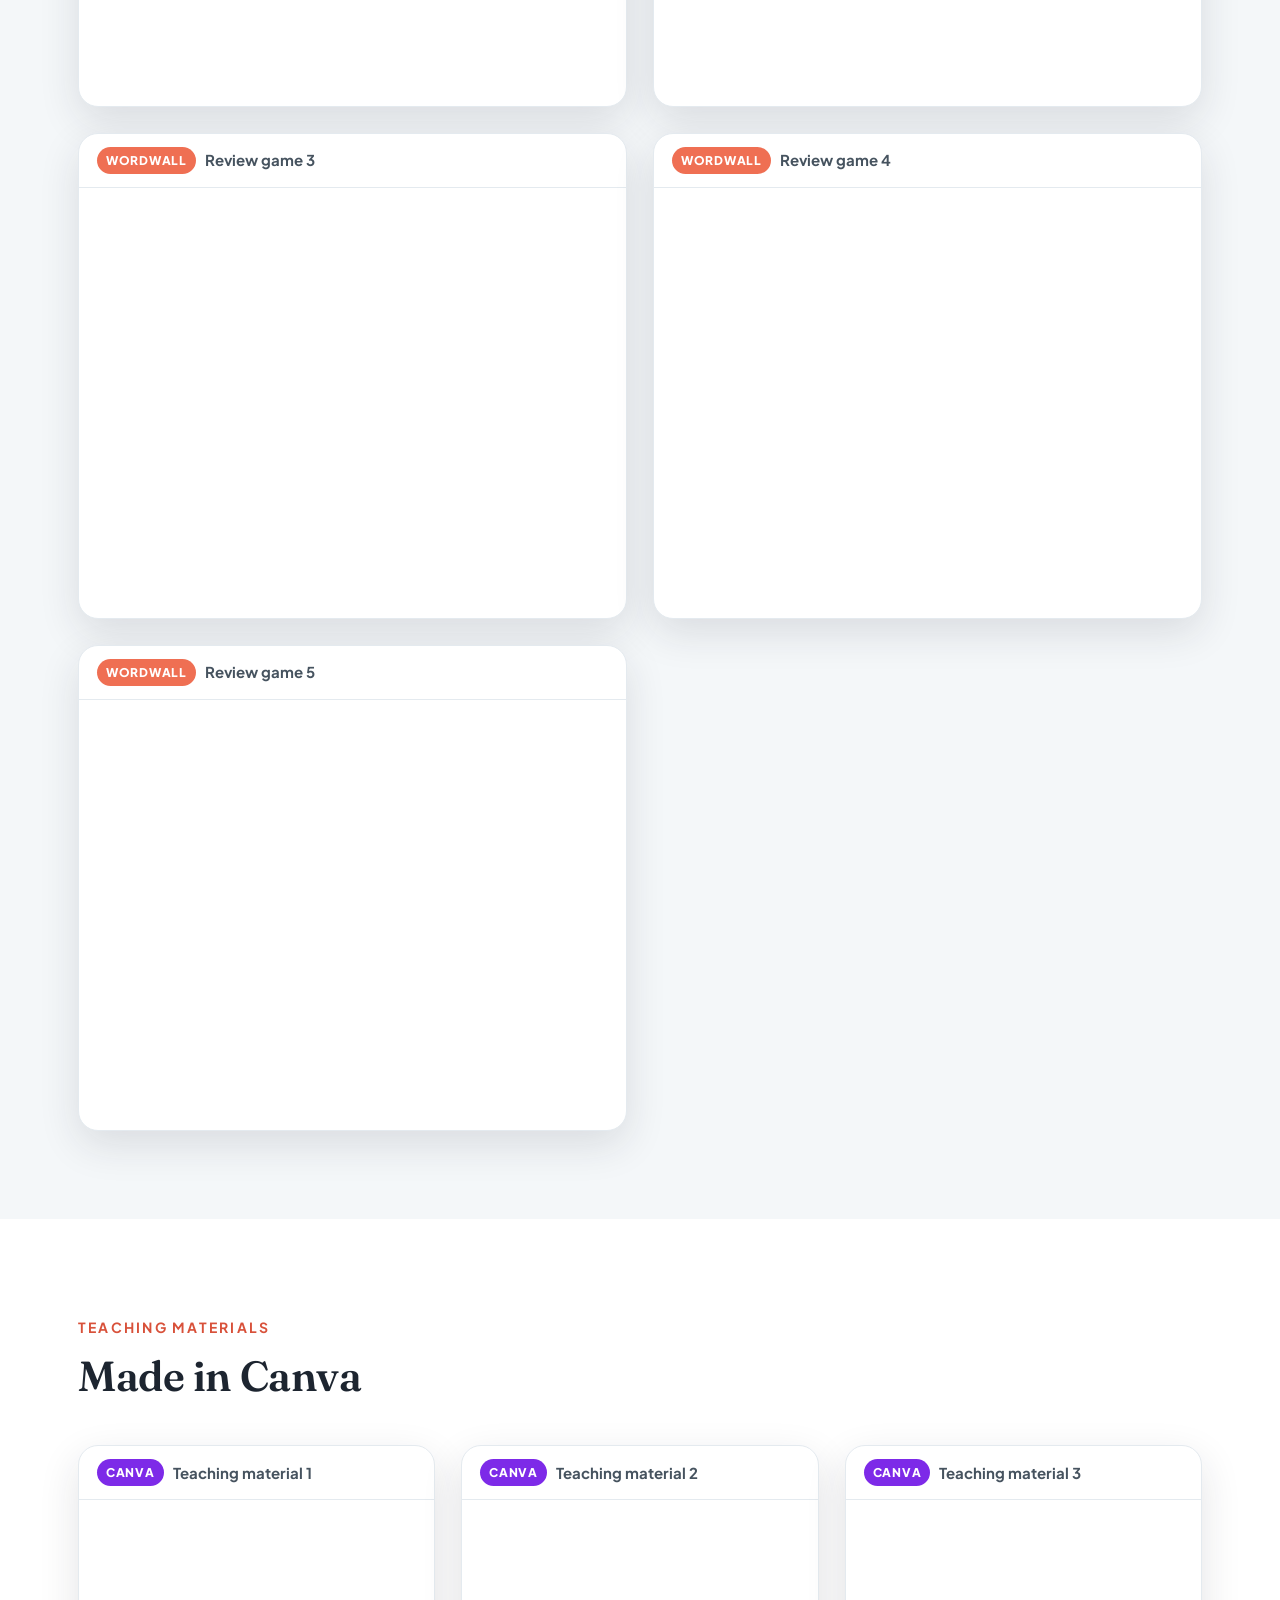
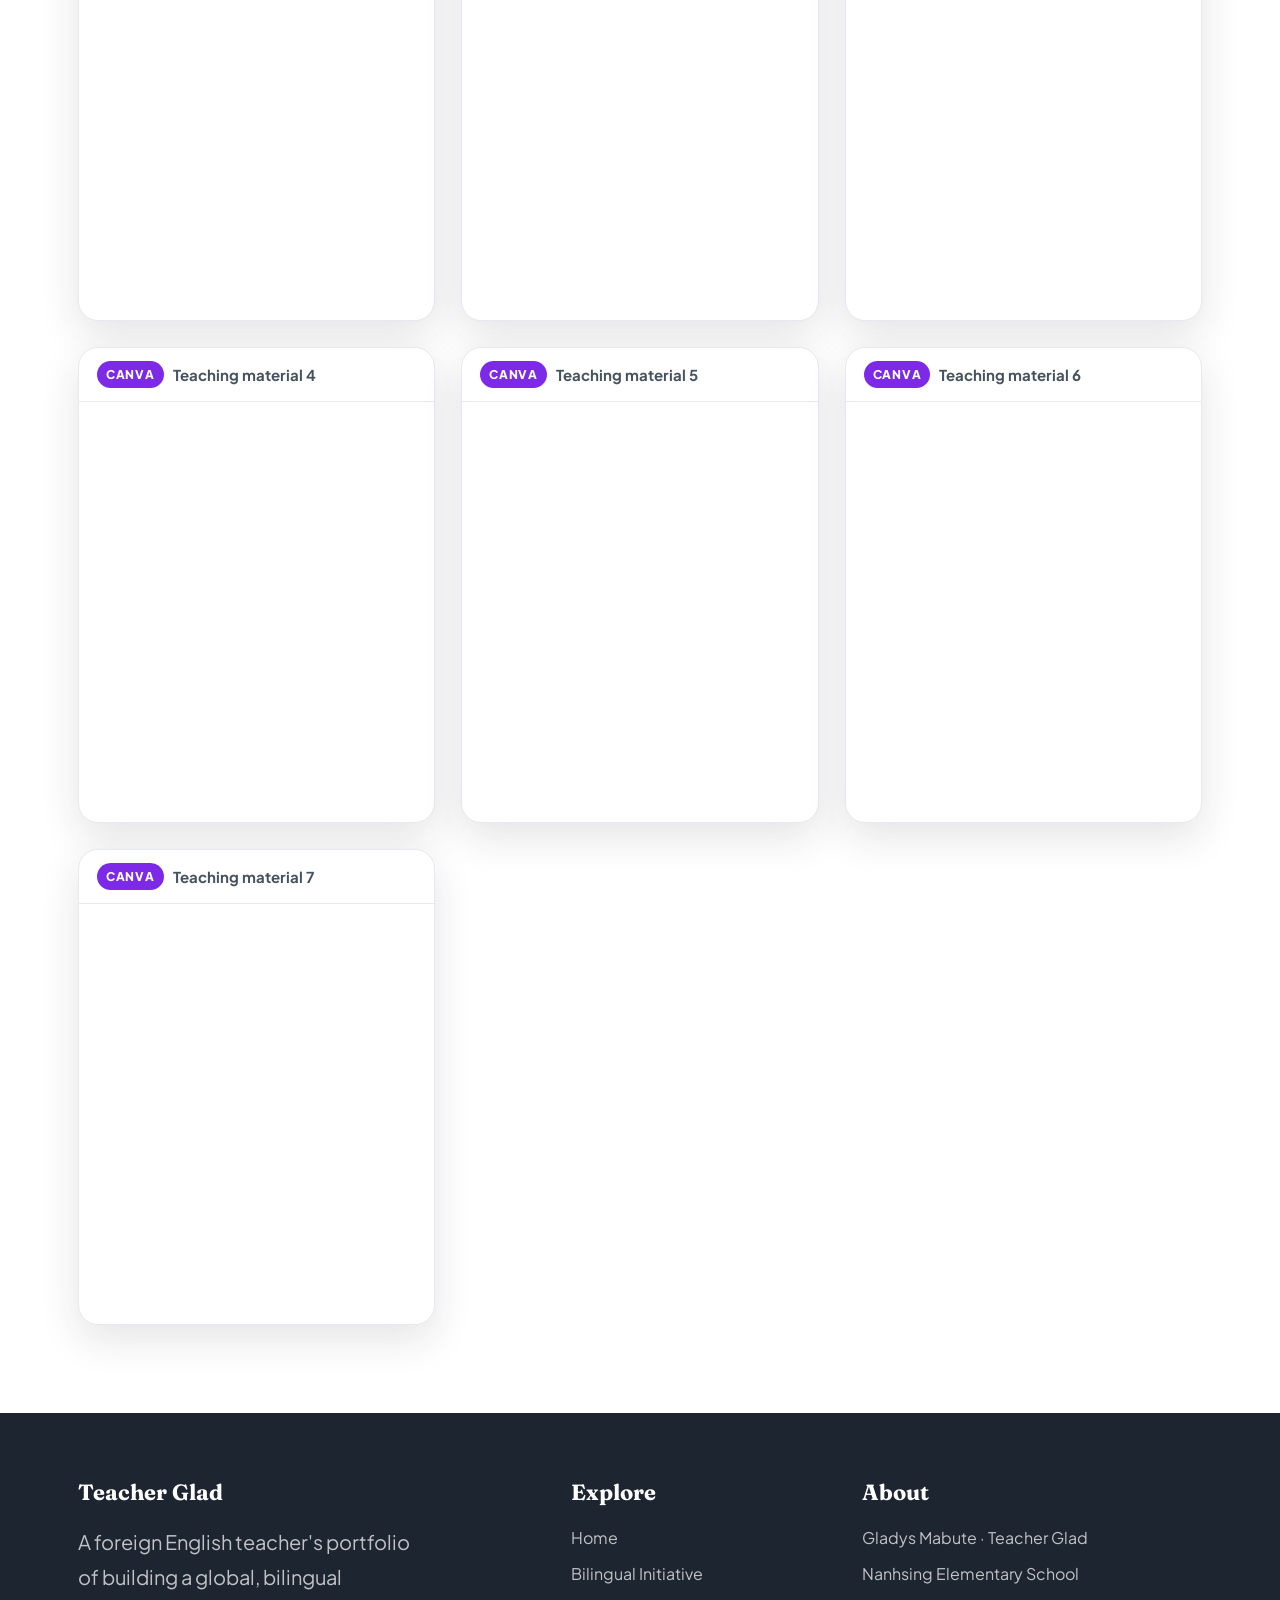
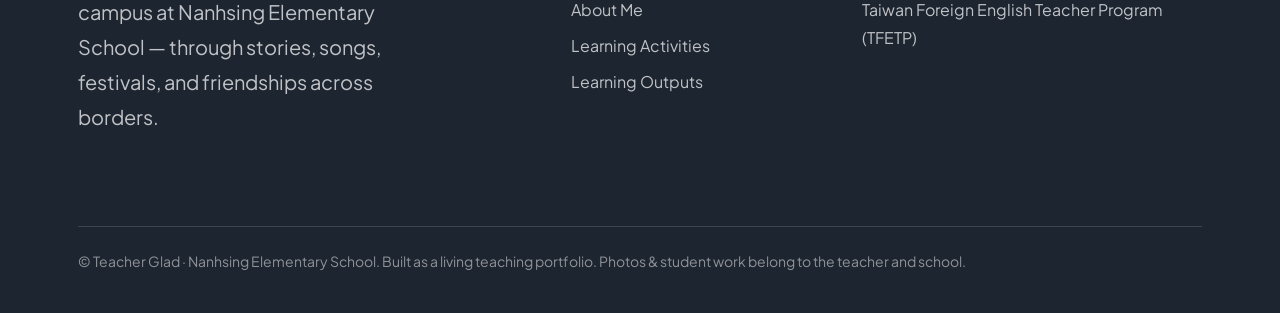
<file: learning-outputs.html>
<!doctype html>
<html lang="en">
<head>
<meta charset="utf-8">
<meta name="viewport" content="width=device-width, initial-scale=1">
<title>Learning Outputs · Teacher Glad</title>
<meta name="description" content="Teacher Glad — bilingual English teaching portfolio at Nanhsing Elementary School, Taiwan.">
<link rel="preconnect" href="https://fonts.googleapis.com">
<link rel="preconnect" href="https://fonts.gstatic.com" crossorigin>
<link href="https://fonts.googleapis.com/css2?family=Fraunces:ital,opsz,wght@0,9..144,500;0,9..144,600;1,9..144,500&family=Plus+Jakarta+Sans:wght@400;500;600;700;800&display=swap" rel="stylesheet">
<link rel="stylesheet" href="assets/css/style.css">
</head>
<body>
<header class="nav"><div class="nav-in">
  <a class="brand" href="index.html"><span class="dot"></span>Teacher Glad</a>
  <button class="nav-toggle" aria-label="Menu"><span></span><span></span><span></span></button>
  <nav class="nav-links"><a href="index.html">Home</a><a href="bilingual-initiative.html">Bilingual Initiative</a><a href="about-me.html">About Me</a><a href="learning-activities.html">Learning Activities</a><a href="learning-outputs.html" class="active">Learning Outputs</a></nav>
</div></header>

<section class="hero short">
  <div class="hero-bg"><img src="assets/img/placeholder.svg" alt=""></div><span class="orb a"></span><span class="orb b"></span>
  <div class="hero-scrim"></div>
  <div class="hero-in">
    <span class="eyebrow rvl">Learning Outputs & Teaching Materials</span>
    <h1 class="rvl d1">Made by learners</h1>
    <p class="lead rvl d2">Student work and the interactive materials that power our lessons.</p>
  </div>
</section><section><div class="wrap"><blockquote class="quote-big rvl">“Learning is not the product of teaching. Learning is the product of the activity of learners.”<span class="by">— John Holt</span></blockquote></div></section><section class="tint"><div class="wrap"><div class="section-head rvl"><span class="eyebrow">Play to Learn</span><h2>Interactive Wordwall games</h2><p class="lead rvl d1">Tap any game to play it right here.</p></div><div class="grid g2"><div class="embed rvl"><div class="cap"><span class="pill ww">Wordwall</span>Review game 1</div><iframe loading="lazy" src="https://wordwall.net/embed/c2458931067b48ef90f17cadc5809688" style="min-height:430px" allowfullscreen></iframe></div><div class="embed rvl"><div class="cap"><span class="pill ww">Wordwall</span>Review game 2</div><iframe loading="lazy" src="https://wordwall.net/embed/f46541e367904e038861172e086e8514" style="min-height:430px" allowfullscreen></iframe></div><div class="embed rvl"><div class="cap"><span class="pill ww">Wordwall</span>Review game 3</div><iframe loading="lazy" src="https://wordwall.net/embed/072d4e31828840029a631f280769adff" style="min-height:430px" allowfullscreen></iframe></div><div class="embed rvl"><div class="cap"><span class="pill ww">Wordwall</span>Review game 4</div><iframe loading="lazy" src="https://wordwall.net/embed/0137d8677815424994e8cc7cfb0b7f7f" style="min-height:430px" allowfullscreen></iframe></div><div class="embed rvl"><div class="cap"><span class="pill ww">Wordwall</span>Review game 5</div><iframe loading="lazy" src="https://wordwall.net/embed/a0183ec946144e378995399142c4b1bf" style="min-height:430px" allowfullscreen></iframe></div></div></div></section><section class=""><div class="wrap"><div class="section-head rvl"><span class="eyebrow">Teaching Materials</span><h2>Made in Canva</h2></div><div class="grid g3"><div class="embed rvl"><div class="cap"><span class="pill canva">Canva</span>Teaching material 1</div><iframe loading="lazy" src="https://www.canva.com/design/DAGnM2uR7ZM/bdGfpIa3-j6Q2sw8WfADdg/view?embed" style="min-height:420px" allowfullscreen></iframe></div><div class="embed rvl"><div class="cap"><span class="pill canva">Canva</span>Teaching material 2</div><iframe loading="lazy" src="https://www.canva.com/design/DAGfC7tJrSE/c1f_Fxxx2Xp4zf8FsO5ZNA/view?embed" style="min-height:420px" allowfullscreen></iframe></div><div class="embed rvl"><div class="cap"><span class="pill canva">Canva</span>Teaching material 3</div><iframe loading="lazy" src="https://www.canva.com/design/DAGlnWPHcCw/DcwDjYYbsgh3ee10KYCDDg/view?embed" style="min-height:420px" allowfullscreen></iframe></div><div class="embed rvl"><div class="cap"><span class="pill canva">Canva</span>Teaching material 4</div><iframe loading="lazy" src="https://www.canva.com/design/DAGmRqez9Dw/zr9fwZvp_MUcJV8jwp_y8Q/view?embed" style="min-height:420px" allowfullscreen></iframe></div><div class="embed rvl"><div class="cap"><span class="pill canva">Canva</span>Teaching material 5</div><iframe loading="lazy" src="https://www.canva.com/design/DAGfghm9fAg/vwsJ19N7sND0u-Q8Sq8gVQ/view?embed" style="min-height:420px" allowfullscreen></iframe></div><div class="embed rvl"><div class="cap"><span class="pill canva">Canva</span>Teaching material 6</div><iframe loading="lazy" src="https://www.canva.com/design/DAGlcJshM2c/pphZMCBg2RalQTSpuobzVQ/view?embed" style="min-height:420px" allowfullscreen></iframe></div><div class="embed rvl"><div class="cap"><span class="pill canva">Canva</span>Teaching material 7</div><iframe loading="lazy" src="https://www.canva.com/design/DAGnltvWcPk/6wH3DYaE30VtPMk_PqqtOw/view?embed" style="min-height:420px" allowfullscreen></iframe></div></div></div></section>
<footer class="footer"><div class="wrap">
  <div class="col">
    <h4>Teacher Glad</h4>
    <p>A foreign English teacher's portfolio of building a global, bilingual campus at Nanhsing Elementary School — through stories, songs, festivals, and friendships across borders.</p>
  </div>
  <div class="col">
    <h4>Explore</h4>
    <div class="links"><a href="index.html">Home</a><a href="bilingual-initiative.html">Bilingual Initiative</a><a href="about-me.html">About Me</a><a href="learning-activities.html">Learning Activities</a><a href="learning-outputs.html">Learning Outputs</a></div>
  </div>
  <div class="col">
    <h4>About</h4>
    <div class="links">
      <span>Gladys Mabute · Teacher Glad</span>
      <span>Nanhsing Elementary School</span>
      <span>Taiwan Foreign English Teacher Program (TFETP)</span>
    </div>
  </div>
  <div class="fine">© Teacher Glad · Nanhsing Elementary School. Built as a living teaching portfolio. Photos &amp; student work belong to the teacher and school.</div>
</div></footer>
<script src="assets/js/motion.js"></script>
</body>
</html>
</file>
<file: assets/css/style.css>
/* ============================================================
   Teacher Gladys — Bilingual Teaching Portfolio
   Design system. All sizes in px (per house rule). White base.
   ============================================================ */

:root{
  /* palette */
  --ink:        #1d2530;   /* primary text */
  --ink-soft:   #46535f;   /* secondary text */
  --paper:      #ffffff;   /* page base — pure white */
  --mist:       #f4f7f9;   /* faint section tint */
  --line:       #e4eaef;

  --coral:      #ef6f53;   /* warm primary accent */
  --coral-deep: #d8513a;
  --amber:      #f7b733;   /* sunshine highlight */
  --teal:       #1f8a8c;   /* "global bridge" secondary */
  --teal-deep:  #136264;
  --sky:        #eaf4f4;

  --shadow-sm: 0 2px 10px rgba(29,37,48,.06);
  --shadow:    0 14px 40px rgba(29,37,48,.12);
  --shadow-lg: 0 30px 70px rgba(29,37,48,.18);

  --wrap: 1180px;
  --radius: 20px;

  --serif: 'Fraunces', Georgia, 'Times New Roman', serif;
  --sans:  'Plus Jakarta Sans', -apple-system, BlinkMacSystemFont, 'Segoe UI', sans-serif;
}

*{box-sizing:border-box}
html{scroll-behavior:smooth}
body{
  margin:0;
  font-family:var(--sans);
  font-size:20px;
  line-height:1.75;
  color:var(--ink);
  background:var(--paper);
  -webkit-font-smoothing:antialiased;
  overflow-x:hidden;
}
img{max-width:100%;display:block}
a{color:var(--teal-deep);text-decoration:none}

.wrap{max-width:var(--wrap);margin:0 auto;padding:0 28px}

h1,h2,h3{font-family:var(--serif);font-weight:600;line-height:1.1;color:var(--ink);margin:0}
h2{font-size:42px;letter-spacing:-.01em}
h3{font-size:26px}
p{margin:0 0 18px}
.lead{font-size:23px;line-height:1.7;color:var(--ink-soft)}
.eyebrow{
  font-family:var(--sans);font-weight:700;font-size:14px;letter-spacing:.16em;
  text-transform:uppercase;color:var(--coral-deep);margin-bottom:14px;display:inline-block;
}

/* ---------- top navigation ---------- */
.nav{
  position:sticky;top:0;z-index:60;
  background:rgba(255,255,255,.82);
  backdrop-filter:saturate(180%) blur(14px);
  border-bottom:1px solid var(--line);
  transition:box-shadow .3s;
}
.nav.scrolled{box-shadow:var(--shadow-sm)}
.nav-in{display:flex;align-items:center;gap:18px;height:72px;max-width:var(--wrap);margin:0 auto;padding:0 28px}
.brand{display:flex;align-items:center;gap:12px;font-family:var(--serif);font-weight:600;font-size:21px;color:var(--ink)}
.brand .dot{width:34px;height:34px;border-radius:50%;
  background:radial-gradient(circle at 30% 30%,var(--amber),var(--coral) 70%);
  box-shadow:0 4px 12px rgba(239,111,83,.4);flex:none}
.nav-links{margin-left:auto;display:flex;gap:6px;align-items:center;flex-wrap:wrap}
.nav-links a{
  font-size:15.5px;font-weight:600;color:var(--ink-soft);padding:9px 13px;border-radius:10px;
  transition:background .2s,color .2s;white-space:nowrap;
}
.nav-links a:hover{background:var(--mist);color:var(--ink)}
.nav-links a.active{color:var(--coral-deep)}
.nav-toggle{display:none;margin-left:auto;background:none;border:0;cursor:pointer;padding:8px}
.nav-toggle span{display:block;width:26px;height:2.5px;background:var(--ink);margin:5px 0;border-radius:2px;transition:.3s}

/* ---------- sub navigation (corner pages) ---------- */
.subnav{position:sticky;top:72px;z-index:55;background:#fff;border-bottom:1px solid var(--line)}
.subnav-in{display:flex;gap:4px;overflow-x:auto;padding:6px 0;scrollbar-width:none}
.subnav-in::-webkit-scrollbar{display:none}
.subnav-in a{font-size:15px;font-weight:600;color:var(--ink-soft);padding:9px 15px;border-radius:9px;
  white-space:nowrap;transition:background .2s,color .2s}
.subnav-in a:hover{background:var(--mist);color:var(--ink)}
.subnav-in a.active{background:var(--coral);color:#fff}

/* ---------- brand hero (home illustration) ---------- */
.brand-hero{min-height:72vh}
.brand-hero .hero-bg img{object-fit:cover;object-position:center;animation:slowzoom 20s ease-out forwards}
.hero-cue{position:absolute;z-index:3;bottom:26px;left:50%;transform:translateX(-50%);
  color:#fff;font-weight:600;font-size:15px;letter-spacing:.02em;
  background:rgba(20,28,36,.5);backdrop-filter:blur(6px);padding:10px 20px;border-radius:40px;
  text-align:center;animation:bob 2.4s ease-in-out infinite}
@keyframes bob{0%,100%{transform:translateX(-50%) translateY(0)}50%{transform:translateX(-50%) translateY(-6px)}}
@media(max-width:680px){.subnav{top:72px}.hero-cue{font-size:13px;width:84%}}

/* ---------- hero / banner ---------- */
.hero{position:relative;min-height:78vh;display:flex;align-items:flex-end;overflow:hidden;color:#fff}
.hero.short{min-height:52vh}
.hero-bg{position:absolute;inset:0;z-index:0}
.hero-bg img{width:100%;height:100%;object-fit:cover;transform:scale(1.08);animation:slowzoom 18s ease-out forwards}
@keyframes slowzoom{to{transform:scale(1)}}
.hero-scrim{position:absolute;inset:0;z-index:1;
  background:linear-gradient(180deg,rgba(15,22,30,.12) 0%,rgba(15,22,30,0) 38%,rgba(15,22,30,.78) 100%)}
.hero-in{position:relative;z-index:2;max-width:var(--wrap);margin:0 auto;padding:0 28px 64px;width:100%}
.hero h1{font-size:clamp(40px,6.4vw,78px);color:#fff;letter-spacing:-.015em;text-shadow:0 4px 30px rgba(0,0,0,.35)}
.hero .lead{color:rgba(255,255,255,.94);max-width:680px;margin-top:18px;text-shadow:0 2px 16px rgba(0,0,0,.4)}
.hero .eyebrow{color:#ffd9ce}

/* floating orbs */
.orb{position:absolute;border-radius:50%;filter:blur(8px);opacity:.5;z-index:1;pointer-events:none}
.orb.a{width:200px;height:200px;background:radial-gradient(circle,var(--amber),transparent 70%);top:12%;right:8%;animation:float1 12s ease-in-out infinite}
.orb.b{width:150px;height:150px;background:radial-gradient(circle,var(--coral),transparent 70%);top:30%;right:24%;animation:float2 15s ease-in-out infinite}
@keyframes float1{0%,100%{transform:translateY(0)}50%{transform:translateY(-32px)}}
@keyframes float2{0%,100%{transform:translateY(0)}50%{transform:translateY(26px)}}

/* ---------- generic section ---------- */
section{padding:88px 0}
section.tint{background:var(--mist)}
.section-head{max-width:760px;margin-bottom:46px}
.section-head.center{margin-left:auto;margin-right:auto;text-align:center}

/* ---------- intro/lead block ---------- */
.prose p{font-size:21px;line-height:1.8;color:var(--ink-soft);max-width:780px}
.prose.narrow p{max-width:720px}

/* ---------- pillar/corner cards ---------- */
.grid{display:grid;gap:26px}
.grid.g2{grid-template-columns:repeat(2,1fr)}
.grid.g3{grid-template-columns:repeat(3,1fr)}
.grid.g4{grid-template-columns:repeat(4,1fr)}

.card{
  background:#fff;border:1px solid var(--line);border-radius:var(--radius);
  overflow:hidden;box-shadow:var(--shadow-sm);
  transition:transform .35s cubic-bezier(.2,.7,.2,1),box-shadow .35s;
  display:flex;flex-direction:column;
}
.card:hover{transform:translateY(-8px);box-shadow:var(--shadow)}
.card .thumb{aspect-ratio:16/10;overflow:hidden;background:var(--sky)}
.card .thumb img{width:100%;height:100%;object-fit:cover;transition:transform .6s}
.card:hover .thumb img{transform:scale(1.07)}
.card .body{padding:24px 24px 26px}
.card .body h3{margin-bottom:8px}
.card .body p{font-size:17px;line-height:1.6;color:var(--ink-soft);margin:0}
.card .tag{font-size:13px;font-weight:700;letter-spacing:.1em;text-transform:uppercase;color:var(--teal);margin-bottom:10px;display:block}
.card.link-card{cursor:pointer}
.card .more{margin-top:16px;font-weight:700;font-size:15px;color:var(--coral-deep);display:inline-flex;align-items:center;gap:7px}
.card .more svg{transition:transform .3s}
.card:hover .more svg{transform:translateX(5px)}

/* ---------- feature split ---------- */
.split{display:grid;grid-template-columns:1fr 1fr;gap:54px;align-items:center}
.split .media{border-radius:var(--radius);overflow:hidden;box-shadow:var(--shadow)}
.split .media img{width:100%;aspect-ratio:4/3;object-fit:cover}
.split.flip .text{order:2}

/* ---------- video ---------- */
.video-grid{display:grid;gap:26px;grid-template-columns:repeat(2,1fr)}
.video{border-radius:var(--radius);overflow:hidden;box-shadow:var(--shadow);background:#000;position:relative}
.video iframe{width:100%;aspect-ratio:16/9;border:0;display:block}
.video .cap{background:#fff;color:var(--ink);padding:14px 18px;font-size:16px;font-weight:600}

/* ---------- embeds (wordwall / padlet / canva) ---------- */
.embed{border-radius:var(--radius);overflow:hidden;box-shadow:var(--shadow);background:#fff;border:1px solid var(--line)}
.embed iframe{width:100%;border:0;display:block;min-height:430px}
.embed .cap{padding:13px 18px;font-size:15px;font-weight:700;color:var(--ink-soft);
  display:flex;align-items:center;gap:9px;border-bottom:1px solid var(--line)}
.pill{font-size:12px;font-weight:800;letter-spacing:.06em;text-transform:uppercase;
  padding:3px 9px;border-radius:30px;color:#fff}
.pill.ww{background:var(--coral)}
.pill.pad{background:var(--teal)}
.pill.canva{background:#7d2ae8}

/* ---------- gallery ---------- */
.gallery{columns:4;column-gap:16px}
.gallery .gi{break-inside:avoid;margin-bottom:16px;border-radius:14px;overflow:hidden;
  box-shadow:var(--shadow-sm);cursor:zoom-in;background:var(--sky);transition:transform .3s,box-shadow .3s}
.gallery .gi:hover{transform:translateY(-4px) scale(1.01);box-shadow:var(--shadow)}
.gallery .gi img{width:100%;display:block}

/* lightbox */
.lb{position:fixed;inset:0;z-index:200;background:rgba(12,16,22,.92);
  display:none;align-items:center;justify-content:center;padding:30px;cursor:zoom-out}
.lb.open{display:flex}
.lb img{max-width:94vw;max-height:90vh;border-radius:10px;box-shadow:var(--shadow-lg)}
.lb .x{position:absolute;top:22px;right:28px;color:#fff;font-size:34px;cursor:pointer;line-height:1;opacity:.85}
.lb .nav-btn{position:absolute;top:50%;transform:translateY(-50%);color:#fff;font-size:46px;
  cursor:pointer;opacity:.7;user-select:none;padding:14px}
.lb .nav-btn:hover{opacity:1}
.lb .prev{left:14px}.lb .next{right:14px}

/* ---------- stat strip ---------- */
.stats{display:grid;grid-template-columns:repeat(4,1fr);gap:24px;text-align:center}
.stat .n{font-family:var(--serif);font-size:46px;color:var(--coral-deep);line-height:1}
.stat .l{font-size:15px;font-weight:600;color:var(--ink-soft);margin-top:8px;letter-spacing:.02em}

/* ---------- callout band ---------- */
.band{background:linear-gradient(120deg,var(--teal-deep),var(--teal));color:#fff;border-radius:28px;
  padding:60px;text-align:center;position:relative;overflow:hidden}
.band h2{color:#fff}
.band p{color:rgba(255,255,255,.9);font-size:21px;max-width:620px;margin:14px auto 0}
.band .quote{font-family:var(--serif);font-style:italic;font-size:30px;line-height:1.4}

/* quote block */
.quote-big{font-family:var(--serif);font-style:italic;font-size:clamp(26px,3.4vw,38px);
  line-height:1.35;color:var(--ink);max-width:880px}
.quote-big .by{display:block;font-style:normal;font-family:var(--sans);font-size:17px;
  font-weight:700;color:var(--coral-deep);margin-top:18px;letter-spacing:.04em}

/* ---------- buttons ---------- */
.btn{display:inline-flex;align-items:center;gap:9px;font-weight:700;font-size:16px;
  padding:14px 26px;border-radius:40px;transition:transform .2s,box-shadow .2s;cursor:pointer;border:0}
.btn.primary{background:var(--coral);color:#fff;box-shadow:0 10px 24px rgba(239,111,83,.36)}
.btn.primary:hover{transform:translateY(-3px);box-shadow:0 16px 30px rgba(239,111,83,.46)}
.btn.ghost{background:rgba(255,255,255,.16);color:#fff;border:1.5px solid rgba(255,255,255,.6)}
.btn.ghost:hover{background:rgba(255,255,255,.26)}
.btn-row{display:flex;gap:14px;flex-wrap:wrap;margin-top:26px}

/* ---------- footer ---------- */
.footer{background:var(--ink);color:rgba(255,255,255,.72);padding:60px 0 40px}
.footer .wrap{display:flex;gap:40px;flex-wrap:wrap;justify-content:space-between}
.footer h4{font-family:var(--serif);color:#fff;font-size:22px;margin:0 0 12px}
.footer a{color:rgba(255,255,255,.72)}
.footer a:hover{color:#fff}
.footer .col{max-width:340px}
.footer .links{display:flex;flex-direction:column;gap:8px;font-size:16px}
.footer .fine{width:100%;border-top:1px solid rgba(255,255,255,.14);margin-top:34px;padding-top:22px;
  font-size:14px;color:rgba(255,255,255,.5)}

/* ---------- scroll reveal ---------- */
.rvl{opacity:0;transform:translateY(28px);transition:opacity .7s ease,transform .7s cubic-bezier(.2,.7,.2,1)}
.rvl.in{opacity:1;transform:none}
.rvl.d1{transition-delay:.08s}.rvl.d2{transition-delay:.16s}.rvl.d3{transition-delay:.24s}.rvl.d4{transition-delay:.32s}

/* ---------- responsive ---------- */
@media(max-width:980px){
  .grid.g4{grid-template-columns:repeat(2,1fr)}
  .grid.g3{grid-template-columns:repeat(2,1fr)}
  .split{grid-template-columns:1fr;gap:30px}
  .split.flip .text{order:0}
  .gallery{columns:3}
  .stats{grid-template-columns:repeat(2,1fr);gap:34px}
  .video-grid{grid-template-columns:1fr}
}
@media(max-width:680px){
  body{font-size:18px}
  h2{font-size:32px}
  .lead{font-size:20px}
  section{padding:60px 0}
  .nav-links{display:none;position:absolute;top:72px;left:0;right:0;background:#fff;flex-direction:column;
    gap:0;padding:10px 16px 18px;border-bottom:1px solid var(--line);box-shadow:var(--shadow)}
  .nav-links.show{display:flex}
  .nav-links a{padding:12px 10px;font-size:17px;width:100%}
  .nav-toggle{display:block}
  .grid.g4,.grid.g3,.grid.g2{grid-template-columns:1fr}
  .gallery{columns:2}
  .band{padding:38px 24px}
  .wrap{padding:0 20px}
}
</file>
